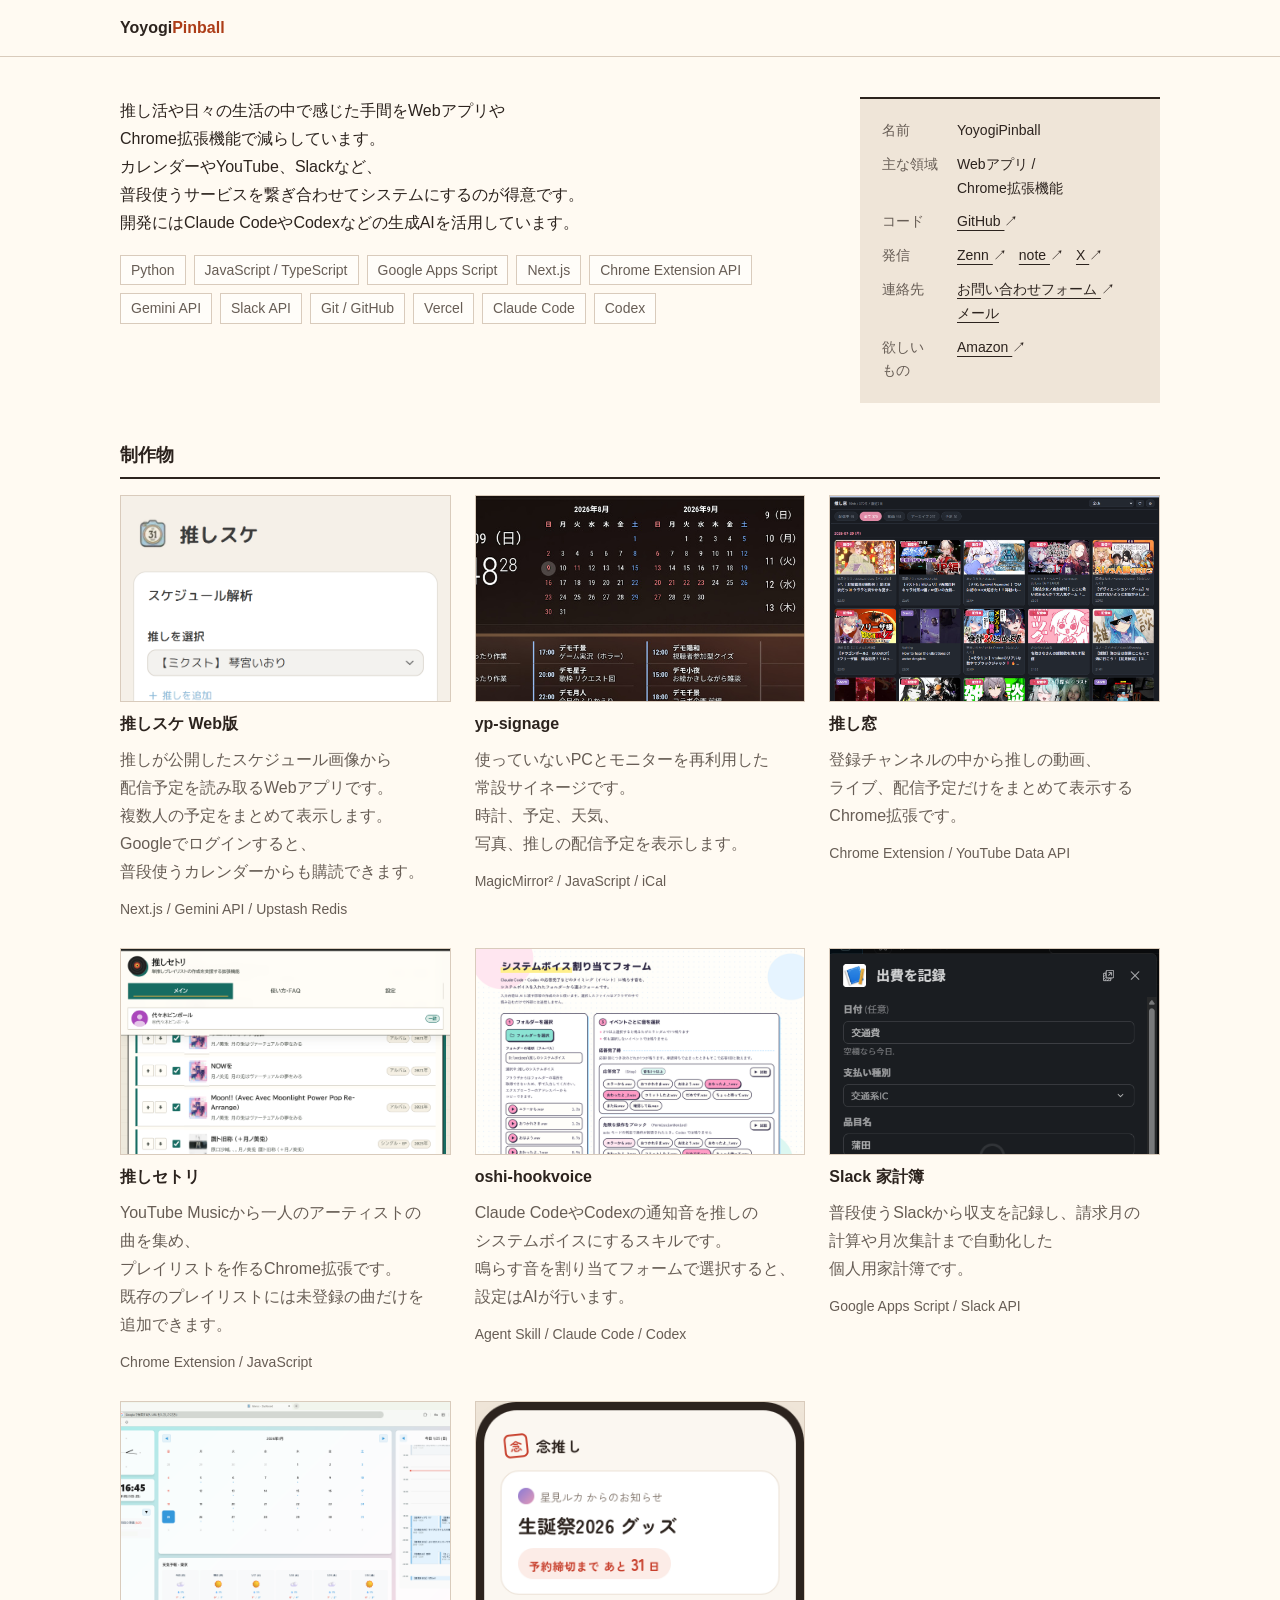
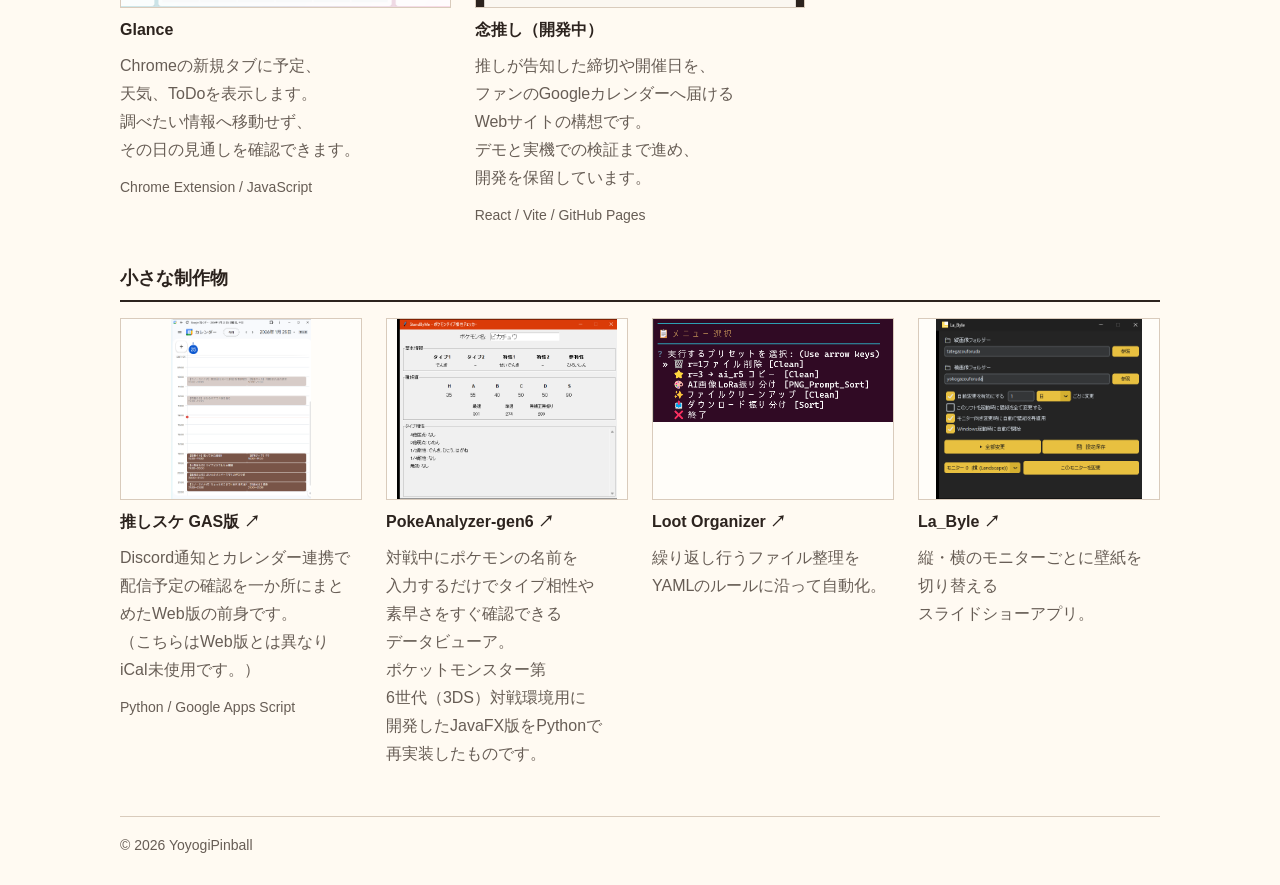
<file: index.html>
<!DOCTYPE html>
<html lang="ja">
<head>
    <meta charset="UTF-8">
    <meta name="viewport" content="width=device-width, initial-scale=1.0">
    <meta name="description" content="WebアプリやChrome拡張機能の個人開発。制作物と扱っている技術をまとめています。">
    <title>YoyogiPinball — ポートフォリオ</title>
    <meta property="og:title" content="YoyogiPinball — ポートフォリオ">
    <meta property="og:description" content="WebアプリやChrome拡張機能の個人開発。制作物と扱っている技術をまとめています。">
    <meta property="og:type" content="website">
    <meta property="og:url" content="https://yoyogipinball.github.io/">
    <meta property="og:image" content="https://yoyogipinball.github.io/images/yp-signage/card.png">
    <meta name="twitter:card" content="summary_large_image">
    <link rel="icon" href="images/favicon.ico">
    <script async src="https://www.googletagmanager.com/gtag/js?id=G-75QL11ZYT2"></script>
    <script>window.dataLayer=window.dataLayer||[];function gtag(){dataLayer.push(arguments)}gtag('js',new Date());gtag('config','G-75QL11ZYT2');</script>
    <style>
        :root {
            --ink:#2c231e;
            --sub:#675d55;
            --paper:#fffaf2;
            --white:#fffdf9;
            --sand:#efe5d8;
            --line:#d9cbbc;
            --accent-dark:#ad3d18;
            --fs-body:16px;   /* 本文。デジタル庁デザインシステムの基準値 */
            --fs-sub:14px;    /* ラベル・技術名・キャプション。これ未満は使わない */
            --fs-h-sub:18px;  /* 本文より一段大きい小見出し */
            --lh-body:1.75;   /* 本文の行間。DADS の本文用で最も広い値 */
            /* 動きの値は Arc Library (MIT, Copyright (c) 2026 Elia Kuratli) の registry/motion-tokens.ts から。許諾表示の全文は styles/project-detail.css の先頭 */
            --motion-fast:160ms;
            --ease-standard:cubic-bezier(.22,1,.36,1);
        }
        * { box-sizing:border-box; }
        html { scroll-behavior:smooth; scroll-padding-top:72px; }
        body { margin:0; color:var(--ink); background:var(--paper); font-family:"Hiragino Kaku Gothic ProN","Yu Gothic",Meiryo,sans-serif; line-break:strict; overflow-wrap:break-word; }
        /* 改行は styles/project-detail.css と同じ規則。文節で折ってカタカナ語などを途中で割らず、最後の行を1〜2字だけにしない */
        h1, h2, h3 { text-wrap:balance; word-break:auto-phrase; }
        p, li, dt, dd, figcaption { text-wrap:pretty; word-break:auto-phrase; }
        .kana-word { word-break:keep-all; }
        .clause { display:inline-block; }
        .clause--long { display:inline; }
        img { display:block; width:100%; }
        a { color:inherit; }
        button, a { -webkit-tap-highlight-color:transparent; }
        .wrap { width:min(1040px, calc(100% - 40px)); margin-inline:auto; }
        .skip { position:absolute; top:-60px; left:16px; z-index:100; padding:10px 14px; color:white; background:var(--ink); }
        .skip:focus { top:12px; }
        .visually-hidden { position:absolute; width:1px; height:1px; overflow:hidden; clip:rect(0 0 0 0); white-space:nowrap; }

        .site-header { position:sticky; top:0; z-index:20; border-bottom:1px solid var(--line); background:rgba(255,250,242,.96); }
        .nav { display:flex; min-height:56px; align-items:center; justify-content:space-between; gap:20px; }
        .brand { font-size:var(--fs-body); font-weight:700; text-decoration:none; }
        .brand span { color:var(--accent-dark); }

        main { display:flex; flex-direction:column; gap:40px; padding-top:40px; }
        /* 自己紹介: 左に紹介文と技術、右に連絡先と発信先をまとめた欄。狭い画面では縦に積む */
        .intro { display:flex; flex-wrap:wrap; gap:28px 40px; align-items:flex-start; }
        .intro-text { flex:1 1 30em; min-width:0; }
        .lead { max-width:38em; font-size:var(--fs-body); line-height:var(--lh-body); }
        .lead p, .card .desc p { margin:0; }
        .lead + .lead { margin-top:10px; }
        .skills { display:flex; flex-wrap:wrap; gap:8px; margin:18px 0 0; padding:0; list-style:none; }
        .skills li { padding:3px 10px; border:1px solid var(--line); background:var(--white); color:var(--sub); font-size:var(--fs-sub); line-height:1.6; }
        .profile { flex:0 1 300px; min-width:0; padding:20px 22px; border-top:2px solid var(--ink); background:var(--sand); }
        .profile dl { display:grid; grid-template-columns:4.5em minmax(0,1fr); gap:10px 12px; margin:0; font-size:var(--fs-sub); line-height:1.7; }
        .profile dt { color:var(--sub); }
        .profile dd { margin:0; }
        .profile dd a { display:inline-block; margin-right:12px; text-underline-offset:4px; transition:color var(--motion-fast) var(--ease-standard); }
        .profile dd a:hover { color:var(--accent-dark); }

        .section-title { margin:0 0 16px; padding-bottom:10px; border-bottom:2px solid var(--ink); font-size:var(--fs-h-sub); }

        /* 制作物: 全件を同じ大きさのカードで並べる。カード全体が詳細ページへのリンク */
        .cards { display:grid; grid-template-columns:repeat(auto-fill, minmax(280px, 1fr)); gap:28px 24px; }
        .cards--small { grid-template-columns:repeat(auto-fill, minmax(220px, 1fr)); }
        .card { display:flex; flex-direction:column; gap:10px; min-width:0; text-decoration:none; }
        .card-img { aspect-ratio:16/10; overflow:hidden; border:1px solid var(--line); background:var(--sand); transition:border-color var(--motion-fast) var(--ease-standard); }
        .card-img img { height:100%; object-fit:cover; object-position:top; }
        .cards--small .card-img { aspect-ratio:4/3; }
        .cards--small .card-img img { object-fit:contain; background:var(--white); }
        .card h3 { margin:0; font-size:var(--fs-body); line-height:1.5; transition:color var(--motion-fast) var(--ease-standard); }
        .card p, .card .desc { margin:0; color:var(--sub); font-size:var(--fs-body); line-height:var(--lh-body); }
        .card .tech { margin-top:2px; font-size:var(--fs-sub); line-height:1.6; }
        .card:hover h3 { color:var(--accent-dark); text-decoration:underline; text-underline-offset:4px; }
        .card:hover .card-img { border-color:#a99888; }
        /* マウスのある端末でだけ動かす。タッチ端末では hover が押した後も残るため */
        @media (hover:hover) and (pointer:fine) {
            .profile dd a .ext-arrow { display:inline-block; transition:transform var(--motion-fast) var(--ease-standard); }
            .profile dd a:hover .ext-arrow { transform:translate(1px,-1px); }
            .cards .card { transition:transform var(--motion-fast) var(--ease-standard); }
            .cards .card:hover { transform:translateY(-2px); }
        }
        /* 押している間の反応。タップ時の既定ハイライトを消しているので、色と枠で即時に返す */
        :is(.card, .profile dd a):active { color:var(--ink); border-color:var(--accent-dark); background-color:var(--sand); transition-property:transform; }
        .card:active h3 { color:var(--ink); transition:none; }
        .card:active .card-img { border-color:var(--accent-dark); transition:none; }

        footer { margin-top:48px; padding:20px 0 32px; border-top:1px solid var(--line); color:var(--sub); font-size:var(--fs-sub); }
        :focus-visible { outline:3px solid var(--accent-dark); outline-offset:4px; }

        @media (max-width:820px) {
            .profile { flex-basis:100%; }
        }
        @media (max-width:620px) {
            .wrap { width:calc(100% - 32px); }
            main { padding-top:28px; gap:32px; }
        }
        @media (prefers-reduced-motion:reduce) {
            html { scroll-behavior:auto; }
            :is(.card, .card h3, .card-img, .profile dd a, .ext-arrow) { transition:none !important; transform:none !important; }
        }
    </style>
</head>
<body>
    <a class="skip" href="#main">本文へ移動</a>
    <header class="site-header">
        <nav class="nav wrap" aria-label="メインナビゲーション">
            <a class="brand" href="#top">Yoyogi<span>Pinball</span></a>
        </nav>
    </header>

    <main id="main" class="wrap">
        <section class="intro" id="top">
            <div class="intro-text">
                <h1 class="visually-hidden">YoyogiPinball</h1>
                <div class="lead"><p>推し活や日々の生活の中で感じた手間をWebアプリやChrome拡張機能で減らしています。</p><p>カレンダーやYouTube、Slackなど、普段使うサービスを繋ぎ合わせてシステムにするのが得意です。</p><p>開発にはClaude&nbsp;CodeやCodexなどの生成&#x2060;AIを活用しています。</p></div>
                <ul class="skills" aria-label="扱っている技術"><li>Python</li><li>JavaScript / TypeScript</li><li>Google Apps Script</li><li>Next.js</li><li>Chrome Extension API</li><li>Gemini API</li><li>Slack API</li><li>Git / GitHub</li><li>Vercel</li><li>Claude Code</li><li>Codex</li></ul>
            </div>
            <aside class="profile" id="contact" aria-label="プロフィールと連絡先">
                <dl>
                    <dt>名前</dt><dd>YoyogiPinball</dd>
                    <dt>主な領域</dt><dd>Webアプリ / Chrome拡張機能</dd>
                    <dt>コード</dt><dd><a href="https://github.com/YoyogiPinball">GitHub <span class="ext-arrow">↗</span></a></dd>
                    <dt>発信</dt><dd><a href="https://zenn.dev/elettrocannone">Zenn <span class="ext-arrow">↗</span></a><a href="https://note.com/elettrocannone">note <span class="ext-arrow">↗</span></a><a href="https://x.com/Yoyogi_Pinball">X <span class="ext-arrow">↗</span></a></dd>
                    <dt>連絡先</dt><dd><a href="https://docs.google.com/forms/d/e/1FAIpQLSc5_w_dLCIEvyE7xUxhwADu7VvCNUVRgpdDb4W5DjD-qGGImw/viewform">お問い合わせフォーム <span class="ext-arrow">↗</span></a><a href="mailto:k1kurosawa@gmail.com">メール</a></dd>
                    <dt>欲しいもの</dt><dd><a href="https://www.amazon.co.jp/hz/wishlist/ls/2H3OEAHLND5Y8">Amazon <span class="ext-arrow">↗</span></a></dd>
                </dl>
            </aside>
        </section>

        <section aria-labelledby="projects-title">
            <h2 class="section-title" id="projects-title">制作物</h2>
            <div class="cards">
                <a class="card" href="oshi-sche-webapp.html"><div class="card-img"><img src="images/oshi-sche-webapp/home.png" alt="推しスケ Web版のホーム画面"></div><h3>推しスケ Web版</h3><div class="desc"><p>推しが公開したスケジュール画像から配信予定を読み取るWebアプリです。</p><p>複数人の予定をまとめて表示します。</p><p>Googleでログインすると、普段使うカレンダーからも購読できます。</p></div><p class="tech">Next.js / Gemini API / Upstash Redis</p></a>
                <a class="card" href="yp-signage.html"><div class="card-img"><img src="images/yp-signage/card.png" alt="yp-signageの表示画面"></div><h3>yp-signage</h3><div class="desc"><p>使っていないPCとモニターを再利用した常設サイネージです。</p><p>時計、予定、天気、写真、推しの配信予定を表示します。</p></div><p class="tech">MagicMirror² / JavaScript / iCal</p></a>
                <a class="card" href="oshi-mado.html"><div class="card-img"><img src="images/oshi-mado/card.png" alt="推し窓の新着一覧画面"></div><h3>推し窓</h3><div class="desc"><p>登録チャンネルの中から推しの動画、ライブ、配信予定だけをまとめて表示するChrome拡張です。</p></div><p class="tech">Chrome Extension / YouTube Data API</p></a>
                <a class="card" href="oshi-setlist.html"><div class="card-img"><img src="images/oshi-setlist/search-results.png" alt="推しセトリの選曲画面"></div><h3>推しセトリ</h3><div class="desc"><p>YouTube Musicから一人のアーティストの曲を集め、プレイリストを作るChrome拡張です。</p><p>既存のプレイリストには未登録の曲だけを追加できます。</p></div><p class="tech">Chrome Extension / JavaScript</p></a>
                <a class="card" href="oshi-hookvoice.html"><div class="card-img"><img src="images/oshi-hookvoice/form.png" alt="oshi-hookvoiceの設定用フォーム"></div><h3>oshi-hookvoice</h3><div class="desc"><p>Claude CodeやCodexの通知音を推しのシステムボイスにするスキルです。</p><p>鳴らす音を割り当てフォームで選択すると、設定はAIが行います。</p></div><p class="tech">Agent Skill / Claude Code / Codex</p></a>
                <a class="card" href="kakeibo.html"><div class="card-img"><img src="images/kakeibo/slack-form.png" alt="Slack家計簿の入力画面"></div><h3>Slack 家計簿</h3><div class="desc"><p>普段使うSlackから収支を記録し、請求月の計算や月次集計まで自動化した個人用家計簿です。</p></div><p class="tech">Google Apps Script / Slack API</p></a>
                <a class="card" href="glance.html"><div class="card-img"><img src="images/glance_dashboard_v2.png" alt="Glanceのダッシュボード画面"></div><h3>Glance</h3><div class="desc"><p>Chromeの新規タブに予定、天気、ToDoを表示します。</p><p>調べたい情報へ移動せず、その日の見通しを確認できます。</p></div><p class="tech">Chrome Extension / JavaScript</p></a>
                <a class="card" href="nen-oshi.html"><div class="card-img"><img src="images/nen-oshi/receive.png" alt="念推しの受け取り画面"></div><h3>念推し（開発中）</h3><div class="desc"><p>推しが告知した締切や開催日を、ファンのGoogleカレンダーへ届けるWebサイトの構想です。</p><p>デモと実機での検証まで進め、開発を保留しています。</p></div><p class="tech">React / Vite / GitHub Pages</p></a>
            </div>
        </section>

        <section aria-labelledby="small-title">
            <h2 class="section-title" id="small-title">小さな制作物</h2>
            <div class="cards cards--small">
                <a class="card" href="https://github.com/YoyogiPinball/oshi-sche"><div class="card-img"><img src="images/oshi-sche.png" alt="推しスケ GAS版の画面"></div><h3>推しスケ GAS版 ↗</h3><div class="desc"><p>Discord通知とカレンダー連携で配信予定の確認を一か所にまとめたWeb版の前身です。</p><p>（こちらはWeb版とは異なりiCal未使用です。）</p></div><p class="tech">Python / Google Apps Script</p></a>
                <a class="card" href="https://github.com/YoyogiPinball/pokeanalyzer-gen6"><div class="card-img"><img src="images/pokeanalyzer.png" alt="PokeAnalyzer-gen6の画面"></div><h3>PokeAnalyzer-gen6 ↗</h3><div class="desc"><p>対戦中にポケモンの名前を入力するだけでタイプ相性や素早さをすぐ確認できるデータビューア。</p><p>ポケットモンスター第6世代（3DS）対戦環境用に開発したJavaFX版をPythonで再実装したものです。</p></div></a>
                <a class="card" href="https://github.com/YoyogiPinball/Loot_Organizer"><div class="card-img"><img src="images/loot_organizer.png" alt="Loot Organizerの画面"></div><h3>Loot Organizer ↗</h3><div class="desc"><p>繰り返し行うファイル整理をYAMLのルールに沿って自動化。</p></div></a>
                <a class="card" href="https://github.com/YoyogiPinball/La_Byle"><div class="card-img"><img src="images/La_Byle.png" alt="La Byleの画面"></div><h3>La_Byle ↗</h3><div class="desc"><p>縦・横のモニターごとに壁紙を切り替えるスライドショーアプリ。</p></div></a>
            </div>
        </section>
    </main>

    <footer class="wrap">© 2026 YoyogiPinball</footer>
    <script src="scripts/keep-kana.js" defer></script>
</body>
</html>
</file>
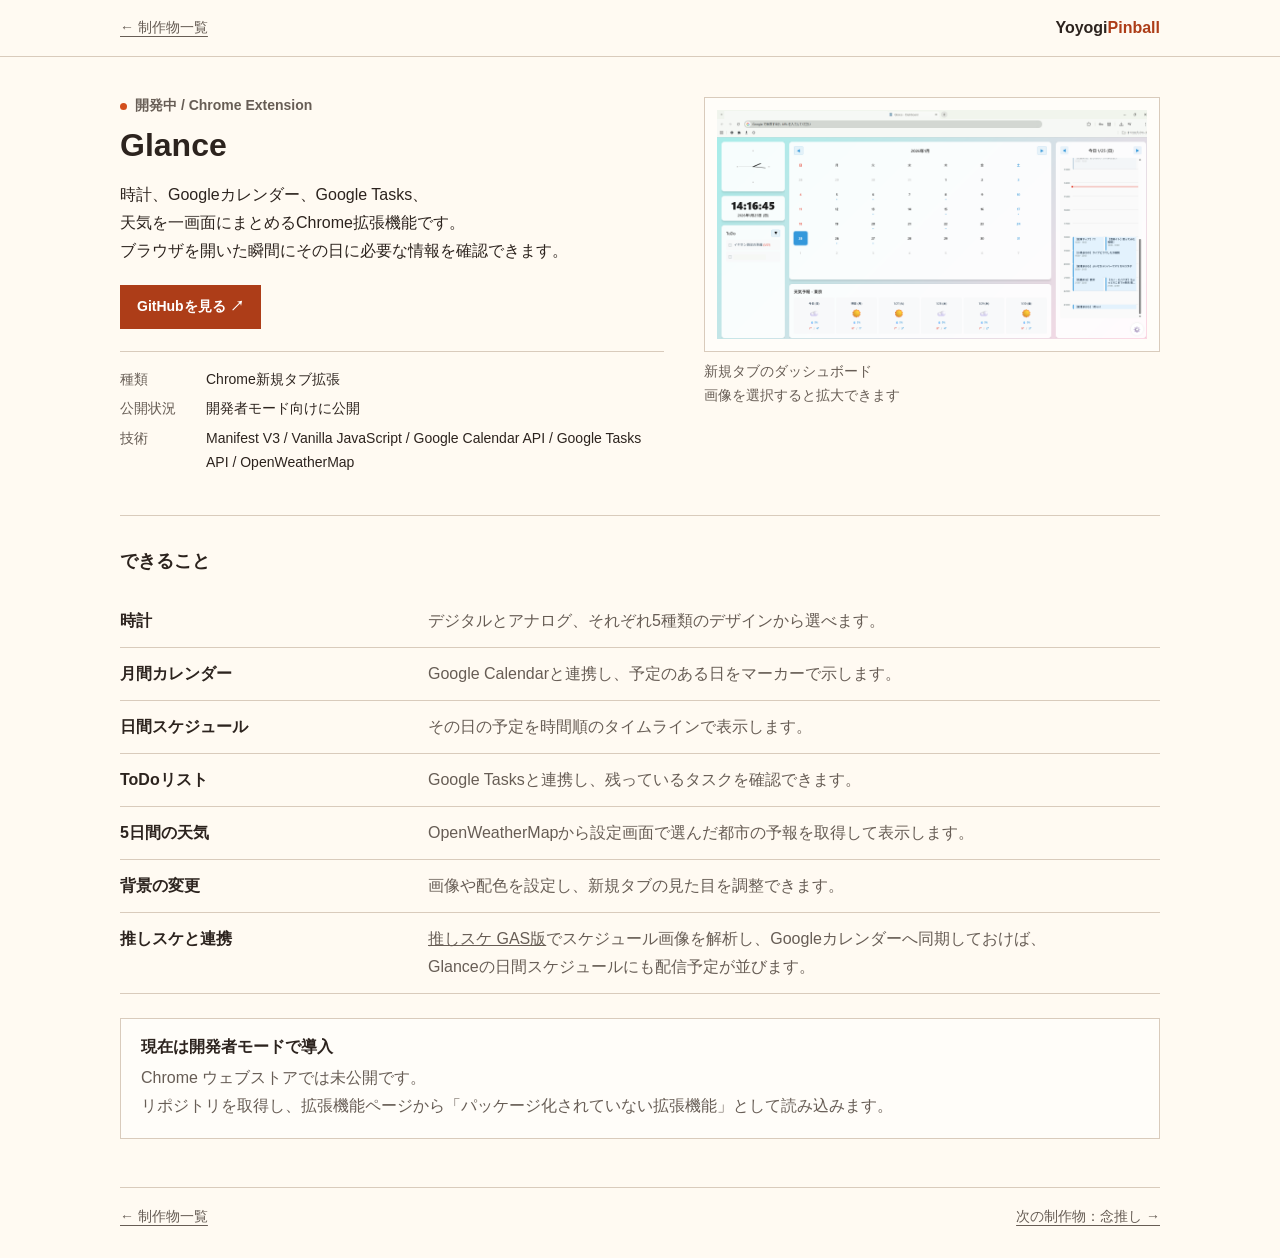
<file: glance.html>
<!DOCTYPE html>
<html lang="ja">
<head>
    <meta charset="UTF-8">
    <meta name="viewport" content="width=device-width, initial-scale=1.0">
    <meta name="description" content="Chromeの新規タブに時計、予定、ToDo、天気をまとめる個人用ダッシュボード拡張、Glanceの制作記録。">
    <title>Glance — YoyogiPinball</title>
    <link rel="stylesheet" href="styles/project-detail.css">
</head>
<body>
    <a class="skip" href="#main">本文へ移動</a>
    <header class="site-header"><nav class="nav wrap" aria-label="ページナビゲーション"><a class="back-link" href="index.html">← 制作物一覧</a><a class="brand" href="index.html">Yoyogi<span>Pinball</span></a></nav></header>

    <main id="main" class="wrap">
        <section class="hero">
            <div class="hero-copy">
                <p class="status status--dev">開発中 / Chrome Extension</p>
                <h1>Glance</h1>
                <div class="hero-description"><p>時計、Googleカレンダー、Google Tasks、天気を一画面にまとめるChrome拡張機能です。</p><p>ブラウザを開いた瞬間にその日に必要な情報を確認できます。</p></div>
                <div class="actions"><a class="button button-primary" href="https://github.com/YoyogiPinball/Glance">GitHubを見る ↗</a></div>
                <dl class="facts"><dt>種類</dt><dd>Chrome新規タブ拡張</dd><dt>公開状況</dt><dd>開発者モード向けに公開</dd><dt>技術</dt><dd>Manifest V3 / Vanilla JavaScript / Google Calendar API / Google Tasks API / OpenWeatherMap</dd></dl>
            </div>
            <figure class="hero-shot"><a class="frame zoom-button" href="images/glance_dashboard_v2.png" data-image="images/glance_dashboard_v2.png" aria-label="Glanceのダッシュボードを拡大"><img src="images/glance_dashboard_v2.png" alt="時計、カレンダー、予定、天気を表示したGlanceのダッシュボード"></a><figcaption class="image-note">新規タブのダッシュボード<span class="hint">画像を選択すると拡大できます</span></figcaption></figure>
        </section>

        <section class="section" aria-labelledby="features-title">
            <h2 id="features-title">できること</h2>
            <ul class="feature-list">
                <li><strong>時計</strong><div><p>デジタルとアナログ、それぞれ5種類のデザインから選べます。</p></div></li>
                <li><strong>月間カレンダー</strong><div><p>Google Calendarと連携し、予定のある日をマーカーで示します。</p></div></li>
                <li><strong>日間スケジュール</strong><div><p>その日の予定を時間順のタイムラインで表示します。</p></div></li>
                <li><strong>ToDoリスト</strong><div><p>Google Tasksと連携し、残っているタスクを確認できます。</p></div></li>
                <li><strong>5日間の天気</strong><div><p>OpenWeatherMapから設定画面で選んだ都市の予報を取得して表示します。</p></div></li>
                <li><strong>背景の変更</strong><div><p>画像や配色を設定し、新規タブの見た目を調整できます。</p></div></li>
                <li><strong>推しスケと連携</strong><div><p><a href="https://github.com/YoyogiPinball/oshi-sche">推しスケ GAS版</a>でスケジュール画像を解析し、Googleカレンダーへ同期しておけば、Glanceの日間スケジュールにも配信予定が並びます。</p></div></li>
            </ul>
            <aside class="note"><h3>現在は開発者モードで導入</h3><p>Chrome ウェブストアでは未公開です。</p><p>リポジトリを取得し、拡張機能ページから「パッケージ化されていない拡張機能」として読み込みます。</p></aside>
        </section>
    </main>

    <footer class="wrap"><a href="index.html">← 制作物一覧</a><a href="nen-oshi.html">次の制作物：念推し →</a></footer>
    <dialog class="image-dialog" id="image-dialog" aria-label="スクリーンショット拡大表示"><div class="dialog-head"><button class="dialog-close" type="button" aria-label="拡大表示を閉じる">閉じる</button></div><img id="dialog-image" src="[data-uri]" alt=""></dialog>
    <script src="scripts/image-dialog.js"></script>
    <script src="scripts/keep-kana.js" defer></script>
</body>
</html>
</file>
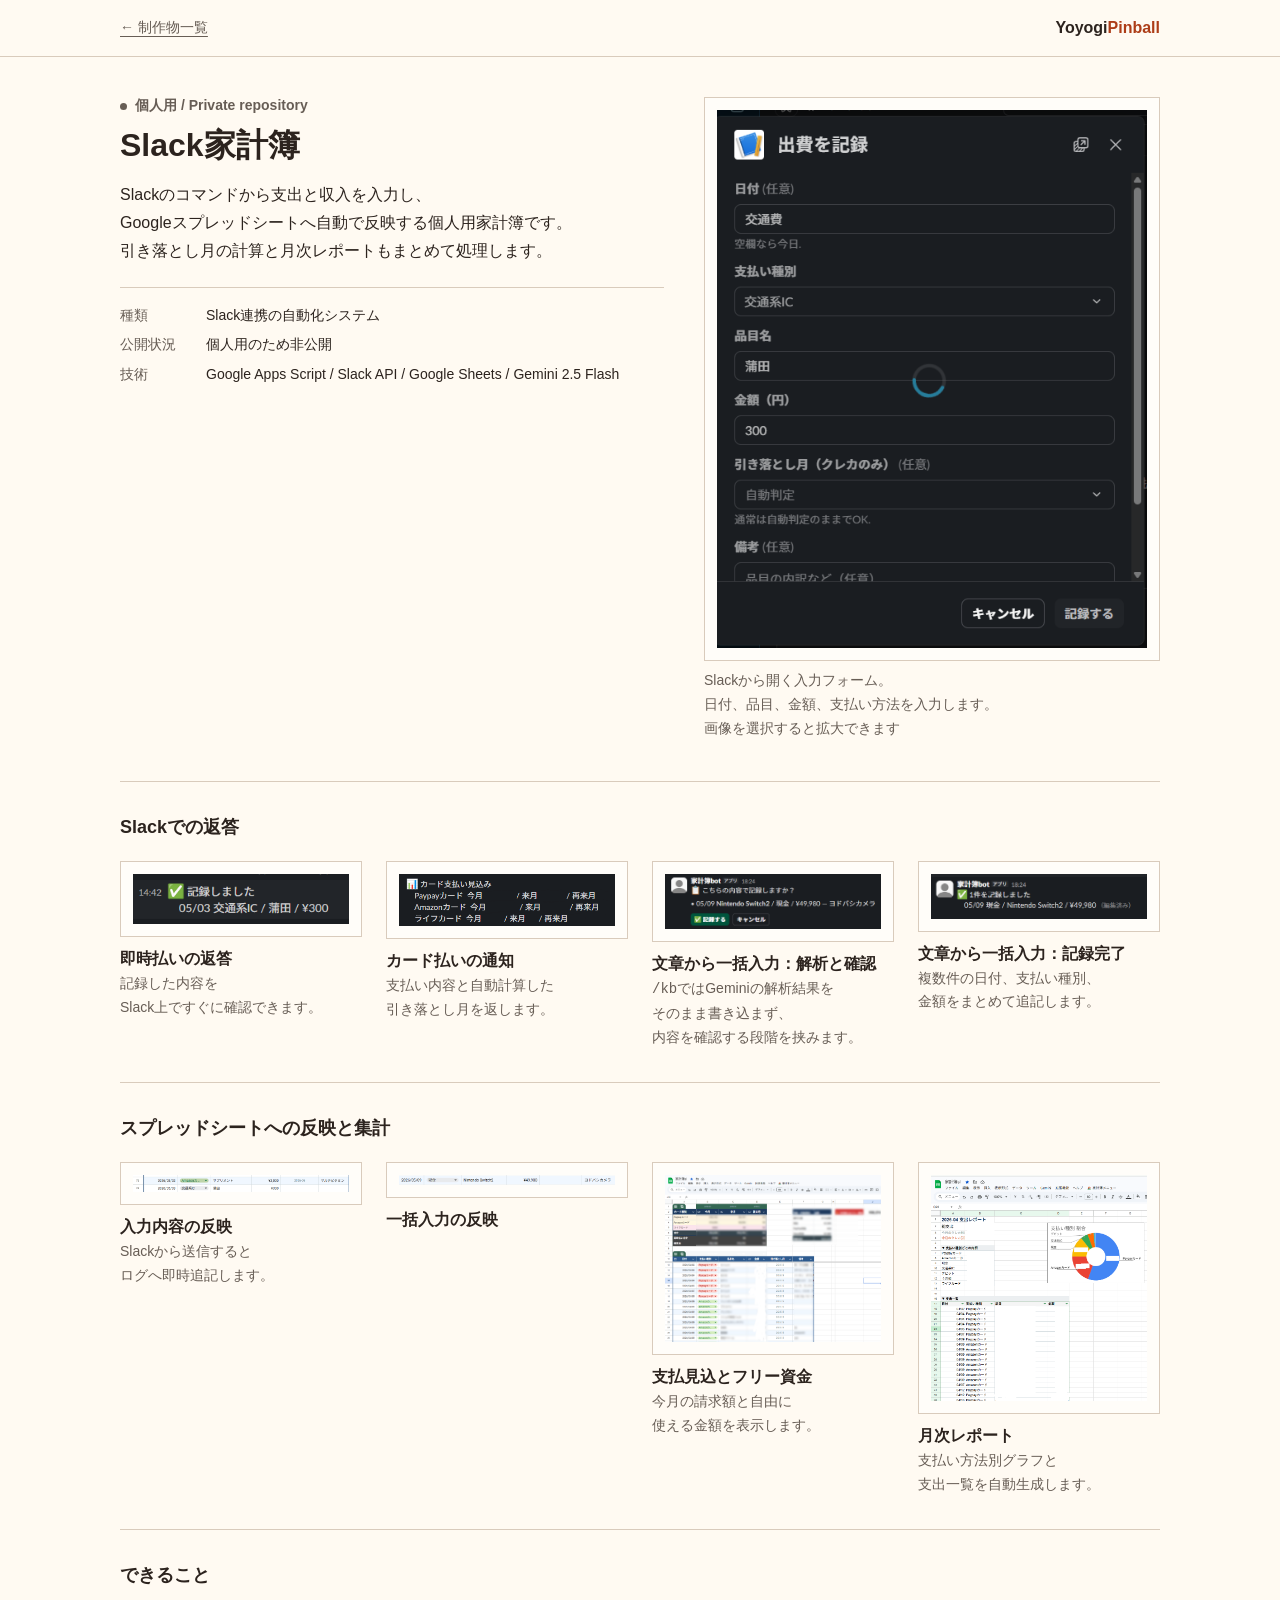
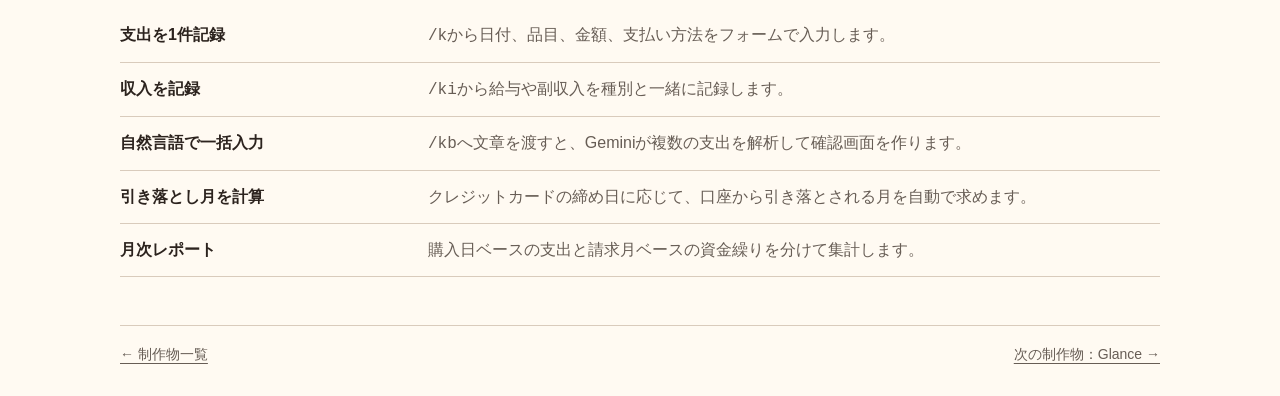
<file: kakeibo.html>
<!DOCTYPE html>
<html lang="ja">
<head>
    <meta charset="UTF-8">
    <meta name="viewport" content="width=device-width, initial-scale=1.0">
    <meta name="description" content="SlackからGoogleスプレッドシートへ支出と収入を記録し、月次レポートまで自動化する個人用家計簿の制作記録。">
    <title>Slack 家計簿 — YoyogiPinball</title>
    <link rel="stylesheet" href="styles/project-detail.css">
</head>
<body>
    <a class="skip" href="#main">本文へ移動</a>
    <header class="site-header"><nav class="nav wrap" aria-label="ページナビゲーション"><a class="back-link" href="index.html">← 制作物一覧</a><a class="brand" href="index.html">Yoyogi<span>Pinball</span></a></nav></header>

    <main id="main" class="wrap">
        <section class="hero">
            <div class="hero-copy">
                <p class="status status--private">個人用 / Private repository</p>
                <h1>Slack家計簿</h1>
                <div class="hero-description"><p>Slackのコマンドから支出と収入を入力し、Googleスプレッドシートへ自動で反映する個人用家計簿です。</p><p>引き落とし月の計算と月次レポートもまとめて処理します。</p></div>
                <dl class="facts"><dt>種類</dt><dd>Slack連携の自動化システム</dd><dt>公開状況</dt><dd>個人用のため非公開</dd><dt>技術</dt><dd>Google Apps Script / Slack API / Google Sheets / Gemini 2.5 Flash</dd></dl>
            </div>
            <figure class="hero-shot"><a class="frame zoom-button" href="images/kakeibo/slack-form.png" data-image="images/kakeibo/slack-form.png" aria-label="Slack家計簿の入力画面を拡大"><img src="images/kakeibo/slack-form.png" alt="Slack家計簿の支出入力フォーム"></a><figcaption class="image-note"><p>Slackから開く入力フォーム。</p><p>日付、品目、金額、支払い方法を入力します。</p><span class="hint">画像を選択すると拡大できます</span></figcaption></figure>
        </section>

        <section class="section" aria-labelledby="slack-title">
            <h2 id="slack-title">Slackでの返答</h2>
            <div class="gallery gallery--compact">
                <figure class="shot"><a class="frame zoom-button" href="images/kakeibo/slack-ic-response.png" data-image="images/kakeibo/slack-ic-response.png" aria-label="即時払いの返答を拡大"><img src="images/kakeibo/slack-ic-response.png" alt="交通系ICなど即時払いを記録した返答"></a><figcaption><strong>即時払いの返答</strong><p>記録した内容をSlack上ですぐに確認できます。</p></figcaption></figure>
                <figure class="shot"><a class="frame zoom-button" href="images/kakeibo/slack-card-message.png" data-image="images/kakeibo/slack-card-message.png" aria-label="カード払いの通知を拡大"><img src="images/kakeibo/slack-card-message.png" alt="カード払いの引き落とし月を示す通知"></a><figcaption><strong>カード払いの通知</strong><p>支払い内容と自動計算した引き落とし月を返します。</p></figcaption></figure>
                <figure class="shot"><a class="frame zoom-button" href="images/kakeibo/kb_kirokusuruyo.png" data-image="images/kakeibo/kb_kirokusuruyo.png" aria-label="Gemini解析結果を拡大"><img src="images/kakeibo/kb_kirokusuruyo.png" alt="Geminiが解析した支出の確認画面"></a><figcaption><strong>文章から一括入力：解析と確認</strong><p><code>/kb</code>ではGeminiの解析結果をそのまま書き込まず、内容を確認する段階を挟みます。</p></figcaption></figure>
                <figure class="shot"><a class="frame zoom-button" href="images/kakeibo/kb_kirokusitayo.png" data-image="images/kakeibo/kb_kirokusitayo.png" aria-label="記録完了メッセージを拡大"><img src="images/kakeibo/kb_kirokusitayo.png" alt="Slack家計簿の記録完了メッセージ"></a><figcaption><strong>文章から一括入力：記録完了</strong><p>複数件の日付、支払い種別、金額をまとめて追記します。</p></figcaption></figure>
            </div>
        </section>

        <section class="section" aria-labelledby="sheet-title">
            <h2 id="sheet-title">スプレッドシートへの反映と集計</h2>
            <div class="gallery gallery--compact">
                <figure class="shot"><a class="frame zoom-button" href="images/kakeibo/spreadsheet-entry.png" data-image="images/kakeibo/spreadsheet-entry.png" aria-label="入力内容の反映を拡大"><img src="images/kakeibo/spreadsheet-entry.png" alt="スプレッドシートへ反映された入力内容"></a><figcaption><strong>入力内容の反映</strong><p>Slackから送信するとログへ即時追記します。</p></figcaption></figure>
                <figure class="shot"><a class="frame zoom-button" href="images/kakeibo/kb_kirokusareteruyo.png" data-image="images/kakeibo/kb_kirokusareteruyo.png" aria-label="スプレッドシート反映を拡大"><img src="images/kakeibo/kb_kirokusareteruyo.png" alt="支出がスプレッドシートへ反映された画面"></a><figcaption><strong>一括入力の反映</strong></figcaption></figure>
                <figure class="shot"><a class="frame zoom-button" href="images/kakeibo/spreadsheet-log.png" data-image="images/kakeibo/spreadsheet-log.png" aria-label="支払見込シートを拡大"><img src="images/kakeibo/spreadsheet-log.png" alt="引き落とし見込とフリー資金の集計"></a><figcaption><strong>支払見込とフリー資金</strong><p>今月の請求額と自由に使える金額を表示します。</p></figcaption></figure>
                <figure class="shot"><a class="frame zoom-button" href="images/kakeibo/spreadsheet-monthly.png" data-image="images/kakeibo/spreadsheet-monthly.png" aria-label="月次レポートを拡大"><img src="images/kakeibo/spreadsheet-monthly.png" alt="支払い方法別グラフを含む月次レポート"></a><figcaption><strong>月次レポート</strong><p>支払い方法別グラフと支出一覧を自動生成します。</p></figcaption></figure>
            </div>
        </section>

        <section class="section" aria-labelledby="features-title">
            <h2 id="features-title">できること</h2>
            <ul class="feature-list">
                <li><strong>支出を1件記録</strong><div><p><code>/k</code>から日付、品目、金額、支払い方法をフォームで入力します。</p></div></li>
                <li><strong>収入を記録</strong><div><p><code>/ki</code>から給与や副収入を種別と一緒に記録します。</p></div></li>
                <li><strong>自然言語で一括入力</strong><div><p><code>/kb</code>へ文章を渡すと、Geminiが複数の支出を解析して確認画面を作ります。</p></div></li>
                <li><strong>引き落とし月を計算</strong><div><p>クレジットカードの締め日に応じて、口座から引き落とされる月を自動で求めます。</p></div></li>
                <li><strong>月次レポート</strong><div><p>購入日ベースの支出と請求月ベースの資金繰りを分けて集計します。</p></div></li>
            </ul>
        </section>
    </main>

    <footer class="wrap"><a href="index.html">← 制作物一覧</a><a href="glance.html">次の制作物：Glance →</a></footer>
    <dialog class="image-dialog" id="image-dialog" aria-label="スクリーンショット拡大表示"><div class="dialog-head"><button class="dialog-close" type="button" aria-label="拡大表示を閉じる">閉じる</button></div><img id="dialog-image" src="[data-uri]" alt=""></dialog>
    <script src="scripts/image-dialog.js"></script>
    <script src="scripts/keep-kana.js" defer></script>
</body>
</html>
</file>
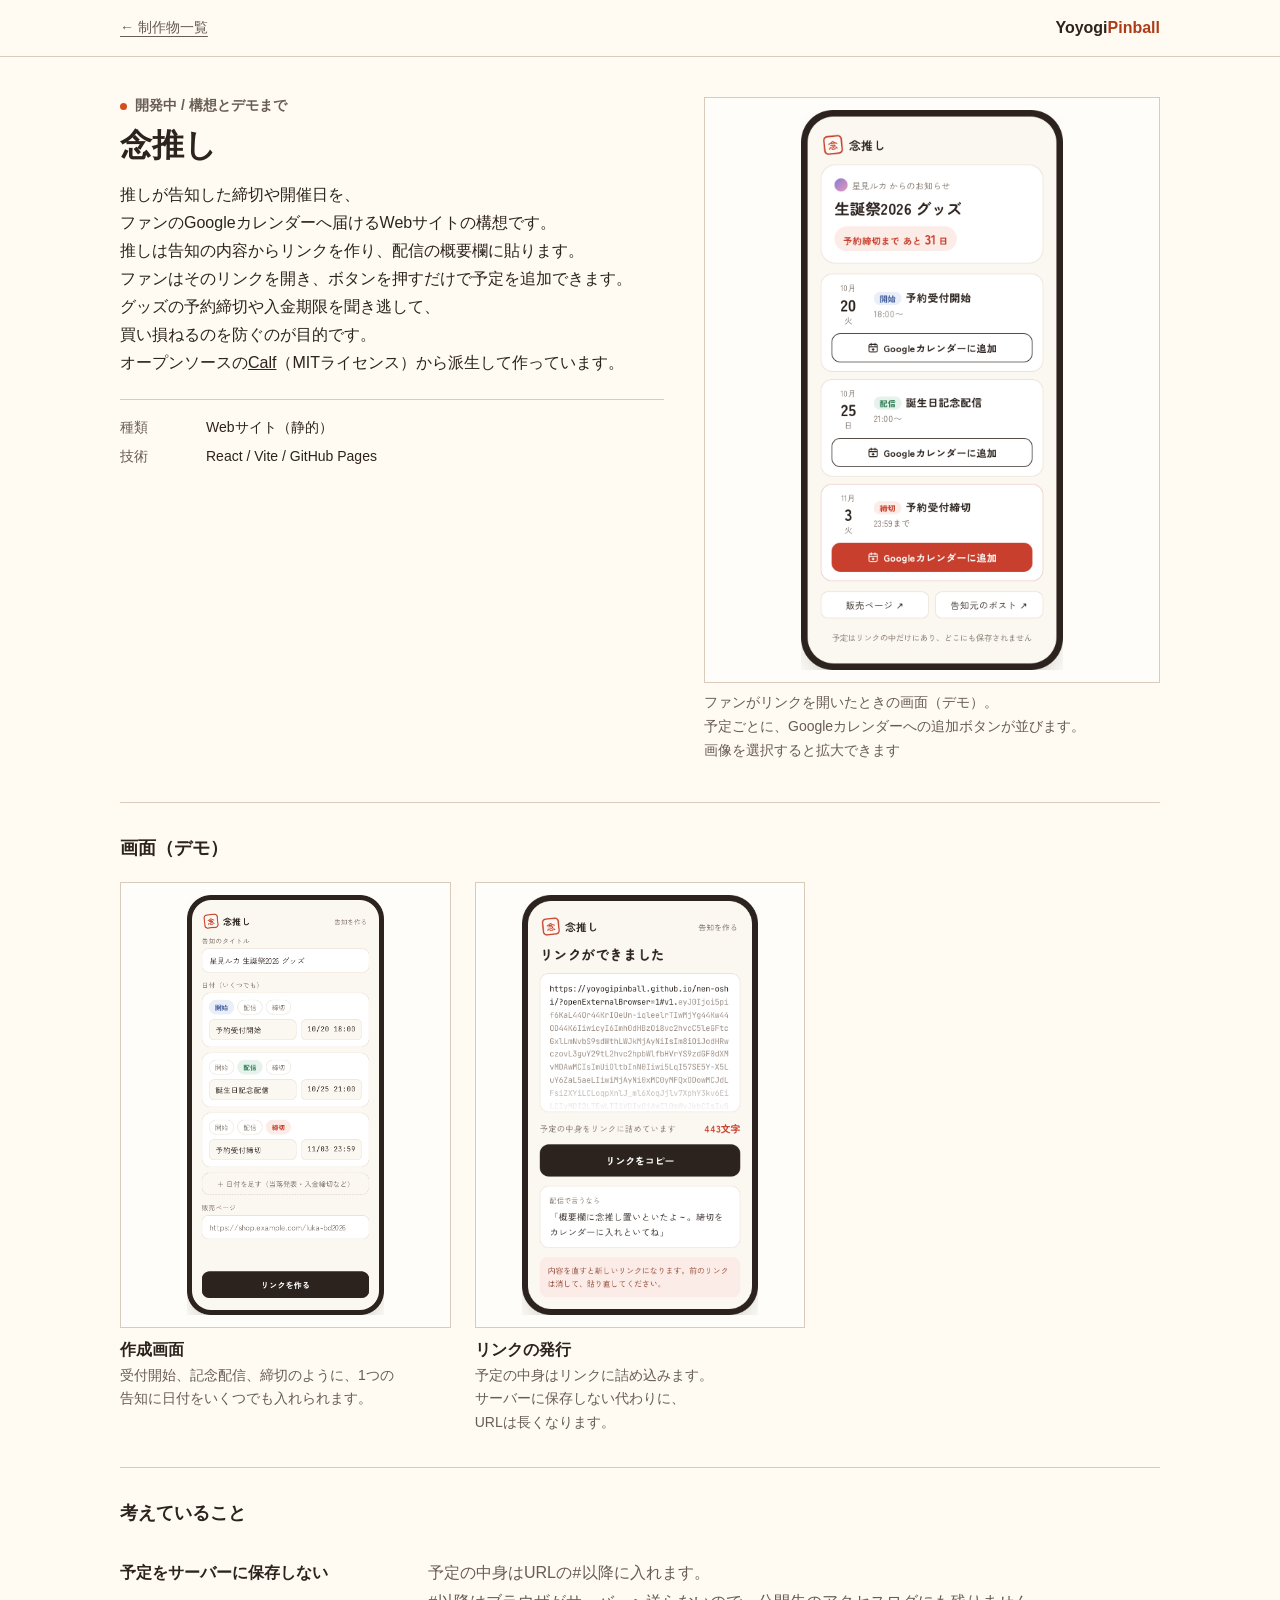
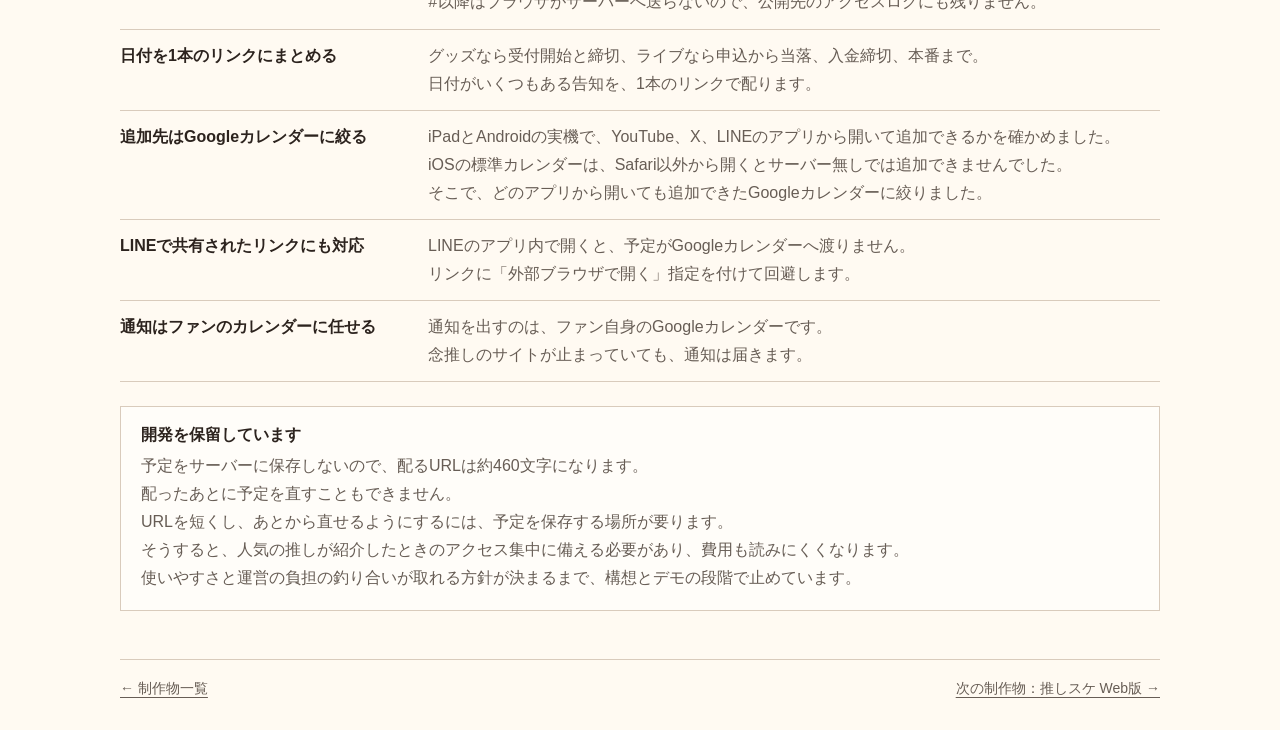
<file: nen-oshi.html>
<!DOCTYPE html>
<html lang="ja">
<head>
    <meta charset="UTF-8">
    <meta name="viewport" content="width=device-width, initial-scale=1.0">
    <meta name="description" content="推しが告知した締切や開催日を、ファンのGoogleカレンダーへ届けるWebサイト「念推し」の構想と検証の記録。">
    <title>念推し — YoyogiPinball</title>
    <link rel="stylesheet" href="styles/project-detail.css">
</head>
<body>
    <a class="skip" href="#main">本文へ移動</a>
    <header class="site-header"><nav class="nav wrap" aria-label="ページナビゲーション"><a class="back-link" href="index.html">← 制作物一覧</a><a class="brand" href="index.html">Yoyogi<span>Pinball</span></a></nav></header>

    <main id="main" class="wrap">
        <section class="hero">
            <div class="hero-copy">
                <p class="status status--dev">開発中 / 構想とデモまで</p>
                <h1>念推し</h1>
                <div class="hero-description"><p>推しが告知した締切や開催日を、ファンのGoogleカレンダーへ届けるWebサイトの構想です。</p><p>推しは告知の内容からリンクを作り、配信の概要欄に貼ります。</p><p>ファンはそのリンクを開き、ボタンを押すだけで予定を追加できます。</p><p>グッズの予約締切や入金期限を聞き逃して、買い損ねるのを防ぐのが目的です。</p><p>オープンソースの<a href="https://github.com/omid/calf">Calf</a>（MITライセンス）から派生して作っています。</p></div>
                <dl class="facts"><dt>種類</dt><dd>Webサイト（静的）</dd><dt>技術</dt><dd>React / Vite / GitHub Pages</dd></dl>
            </div>
            <figure class="hero-shot"><a class="frame zoom-button" href="images/nen-oshi/receive.png" data-image="images/nen-oshi/receive.png" aria-label="念推しの受け取り画面を拡大"><img src="images/nen-oshi/receive.png" alt="念推しの受け取り画面。告知のタイトル、締切までの日数、予定ごとのGoogleカレンダー追加ボタンが並ぶ"></a><figcaption class="image-note"><p>ファンがリンクを開いたときの画面（デモ）。</p><p>予定ごとに、Googleカレンダーへの追加ボタンが並びます。</p><span class="hint">画像を選択すると拡大できます</span></figcaption></figure>
        </section>

        <section class="section" aria-labelledby="screens-title">
            <h2 id="screens-title">画面（デモ）</h2>
            <div class="gallery">
                <figure class="shot"><a class="frame zoom-button" href="images/nen-oshi/create.png" data-image="images/nen-oshi/create.png" aria-label="作成画面を拡大"><img src="images/nen-oshi/create.png" alt="念推しの作成画面。告知のタイトルと、種類つきの日付を複数入力する"></a><figcaption><strong>作成画面</strong><p>受付開始、記念配信、締切のように、1つの告知に日付をいくつでも入れられます。</p></figcaption></figure>
                <figure class="shot"><a class="frame zoom-button" href="images/nen-oshi/link.png" data-image="images/nen-oshi/link.png" aria-label="リンクの発行画面を拡大"><img src="images/nen-oshi/link.png" alt="念推しのリンク発行画面。予定の中身を詰め込んだ長いURLが表示される"></a><figcaption><strong>リンクの発行</strong><p>予定の中身はリンクに詰め込みます。</p><p>サーバーに保存しない代わりに、URLは長くなります。</p></figcaption></figure>
            </div>
        </section>

        <section class="section" aria-labelledby="features-title">
            <h2 id="features-title">考えていること</h2>
            <ul class="feature-list">
                <li><strong>予定をサーバーに保存しない</strong><div><p>予定の中身はURLの<code>#</code>以降に入れます。</p><p><code>#</code>以降はブラウザがサーバーへ送らないので、公開先のアクセスログにも残りません。</p></div></li>
                <li><strong>日付を1本のリンクにまとめる</strong><div><p>グッズなら受付開始と締切、ライブなら申込から当落、入金締切、本番まで。</p><p>日付がいくつもある告知を、1本のリンクで配ります。</p></div></li>
                <li><strong>追加先はGoogleカレンダーに絞る</strong><div><p>iPadとAndroidの実機で、YouTube、X、LINEのアプリから開いて追加できるかを確かめました。</p><p>iOSの標準カレンダーは、Safari以外から開くとサーバー無しでは追加できませんでした。</p><p>そこで、どのアプリから開いても追加できたGoogleカレンダーに絞りました。</p></div></li>
                <li><strong>LINEで共有されたリンクにも対応</strong><div><p>LINEのアプリ内で開くと、予定がGoogleカレンダーへ渡りません。</p><p>リンクに「外部ブラウザで開く」指定を付けて回避します。</p></div></li>
                <li><strong>通知はファンのカレンダーに任せる</strong><div><p>通知を出すのは、ファン自身のGoogleカレンダーです。</p><p>念推しのサイトが止まっていても、通知は届きます。</p></div></li>
            </ul>
            <aside class="note"><h3>開発を保留しています</h3><p>予定をサーバーに保存しないので、配るURLは約460文字になります。</p><p>配ったあとに予定を直すこともできません。</p><p>URLを短くし、あとから直せるようにするには、予定を保存する場所が要ります。</p><p>そうすると、人気の推しが紹介したときのアクセス集中に備える必要があり、費用も読みにくくなります。</p><p>使いやすさと運営の負担の釣り合いが取れる方針が決まるまで、構想とデモの段階で止めています。</p></aside>
        </section>
    </main>

    <footer class="wrap"><a href="index.html">← 制作物一覧</a><a href="oshi-sche-webapp.html">次の制作物：推しスケ Web版 →</a></footer>
    <dialog class="image-dialog" id="image-dialog" aria-label="スクリーンショット拡大表示"><div class="dialog-head"><button class="dialog-close" type="button" aria-label="拡大表示を閉じる">閉じる</button></div><img id="dialog-image" src="[data-uri]" alt=""></dialog>
    <script src="scripts/image-dialog.js"></script>
    <script src="scripts/keep-kana.js" defer></script>
</body>
</html>
</file>
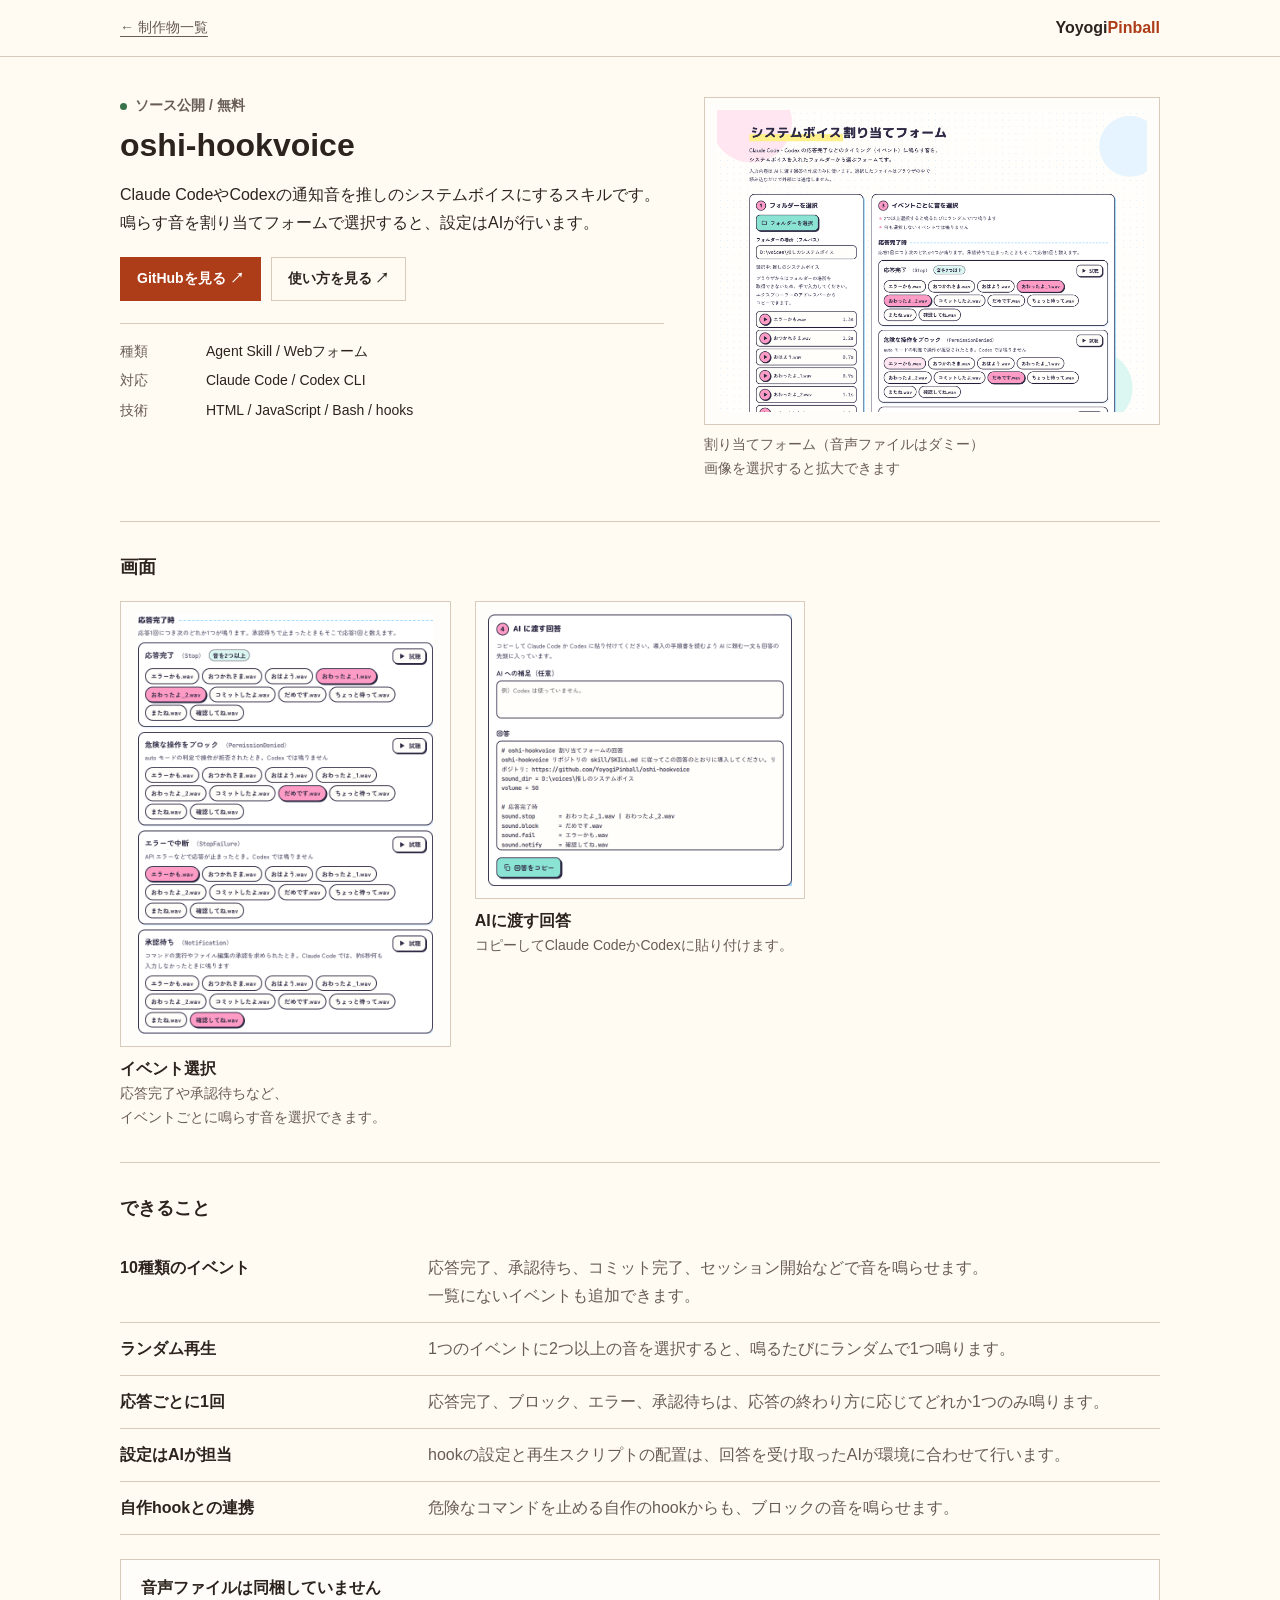
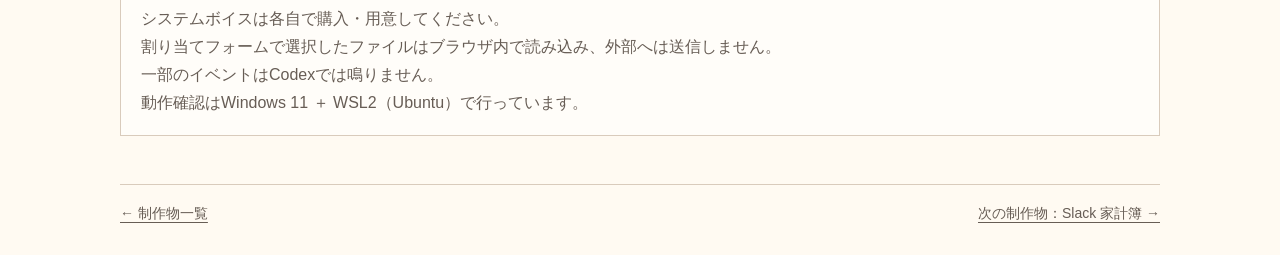
<file: oshi-hookvoice.html>
<!DOCTYPE html>
<html lang="ja">
<head>
    <meta charset="UTF-8">
    <meta name="viewport" content="width=device-width, initial-scale=1.0">
    <meta name="description" content="Claude CodeやCodexの通知音を推しのシステムボイスにするスキル、oshi-hookvoiceの制作記録。">
    <title>oshi-hookvoice — YoyogiPinball</title>
    <link rel="stylesheet" href="styles/project-detail.css">
</head>
<body>
    <a class="skip" href="#main">本文へ移動</a>
    <header class="site-header"><nav class="nav wrap" aria-label="ページナビゲーション"><a class="back-link" href="index.html">← 制作物一覧</a><a class="brand" href="index.html">Yoyogi<span>Pinball</span></a></nav></header>

    <main id="main" class="wrap">
        <section class="hero">
            <div class="hero-copy">
                <p class="status">ソース公開 / 無料</p>
                <h1>oshi-hookvoice</h1>
                <div class="hero-description"><p>Claude CodeやCodexの通知音を推しのシステムボイスにするスキルです。</p><p>鳴らす音を割り当てフォームで選択すると、設定はAIが行います。</p></div>
                <div class="actions"><a class="button button-primary" href="https://github.com/YoyogiPinball/oshi-hookvoice">GitHubを見る ↗</a><a class="button" href="https://github.com/YoyogiPinball/oshi-hookvoice#使い方">使い方を見る ↗</a></div>
                <dl class="facts"><dt>種類</dt><dd>Agent Skill / Webフォーム</dd><dt>対応</dt><dd>Claude Code / Codex CLI</dd><dt>技術</dt><dd>HTML / JavaScript / Bash / hooks</dd></dl>
            </div>
            <figure class="hero-shot"><a class="frame zoom-button" href="images/oshi-hookvoice/form.png" data-image="images/oshi-hookvoice/form.png" aria-label="割り当てフォームを拡大"><img src="images/oshi-hookvoice/form.png" alt="oshi-hookvoiceの割り当てフォーム"></a><figcaption class="image-note">割り当てフォーム（音声ファイルはダミー）<span class="hint">画像を選択すると拡大できます</span></figcaption></figure>
        </section>

        <section class="section" aria-labelledby="screens-title">
            <h2 id="screens-title">画面</h2>
            <div class="gallery">
                <figure class="shot"><a class="frame zoom-button" href="images/oshi-hookvoice/events.png" data-image="images/oshi-hookvoice/events.png" aria-label="イベント選択を拡大"><img src="images/oshi-hookvoice/events.png" alt="イベントごとに音を選択する画面"></a><figcaption><strong>イベント選択</strong><p>応答完了や承認待ちなど、イベントごとに鳴らす音を選択できます。</p></figcaption></figure>
                <figure class="shot"><a class="frame zoom-button" href="images/oshi-hookvoice/output.png" data-image="images/oshi-hookvoice/output.png" aria-label="AIに渡す回答を拡大"><img src="images/oshi-hookvoice/output.png" alt="AIに渡す回答の画面"></a><figcaption><strong>AIに渡す回答</strong><p>コピーしてClaude CodeかCodexに貼り付けます。</p></figcaption></figure>
            </div>
        </section>

        <section class="section" aria-labelledby="features-title">
            <h2 id="features-title">できること</h2>
            <ul class="feature-list">
                <li><strong>10種類のイベント</strong><div><p>応答完了、承認待ち、コミット完了、セッション開始などで音を鳴らせます。</p><p>一覧にないイベントも追加できます。</p></div></li>
                <li><strong>ランダム再生</strong><div><p>1つのイベントに2つ以上の音を選択すると、鳴るたびにランダムで1つ鳴ります。</p></div></li>
                <li><strong>応答ごとに1回</strong><div><p>応答完了、ブロック、エラー、承認待ちは、応答の終わり方に応じてどれか1つのみ鳴ります。</p></div></li>
                <li><strong>設定はAIが担当</strong><div><p>hookの設定と再生スクリプトの配置は、回答を受け取ったAIが環境に合わせて行います。</p></div></li>
                <li><strong>自作hookとの連携</strong><div><p>危険なコマンドを止める自作のhookからも、ブロックの音を鳴らせます。</p></div></li>
            </ul>
            <aside class="note"><h3>音声ファイルは同梱していません</h3><p>システムボイスは各自で購入・用意してください。</p><p>割り当てフォームで選択したファイルはブラウザ内で読み込み、外部へは送信しません。</p><p>一部のイベントはCodexでは鳴りません。</p><p>動作確認はWindows 11 ＋ WSL2（Ubuntu）で行っています。</p></aside>
        </section>
    </main>

    <footer class="wrap"><a href="index.html">← 制作物一覧</a><a href="kakeibo.html">次の制作物：Slack 家計簿 →</a></footer>
    <dialog class="image-dialog" id="image-dialog" aria-label="スクリーンショット拡大表示"><div class="dialog-head"><button class="dialog-close" type="button" aria-label="拡大表示を閉じる">閉じる</button></div><img id="dialog-image" src="[data-uri]" alt=""></dialog>
    <script src="scripts/image-dialog.js"></script>
    <script src="scripts/keep-kana.js" defer></script>
</body>
</html>
</file>
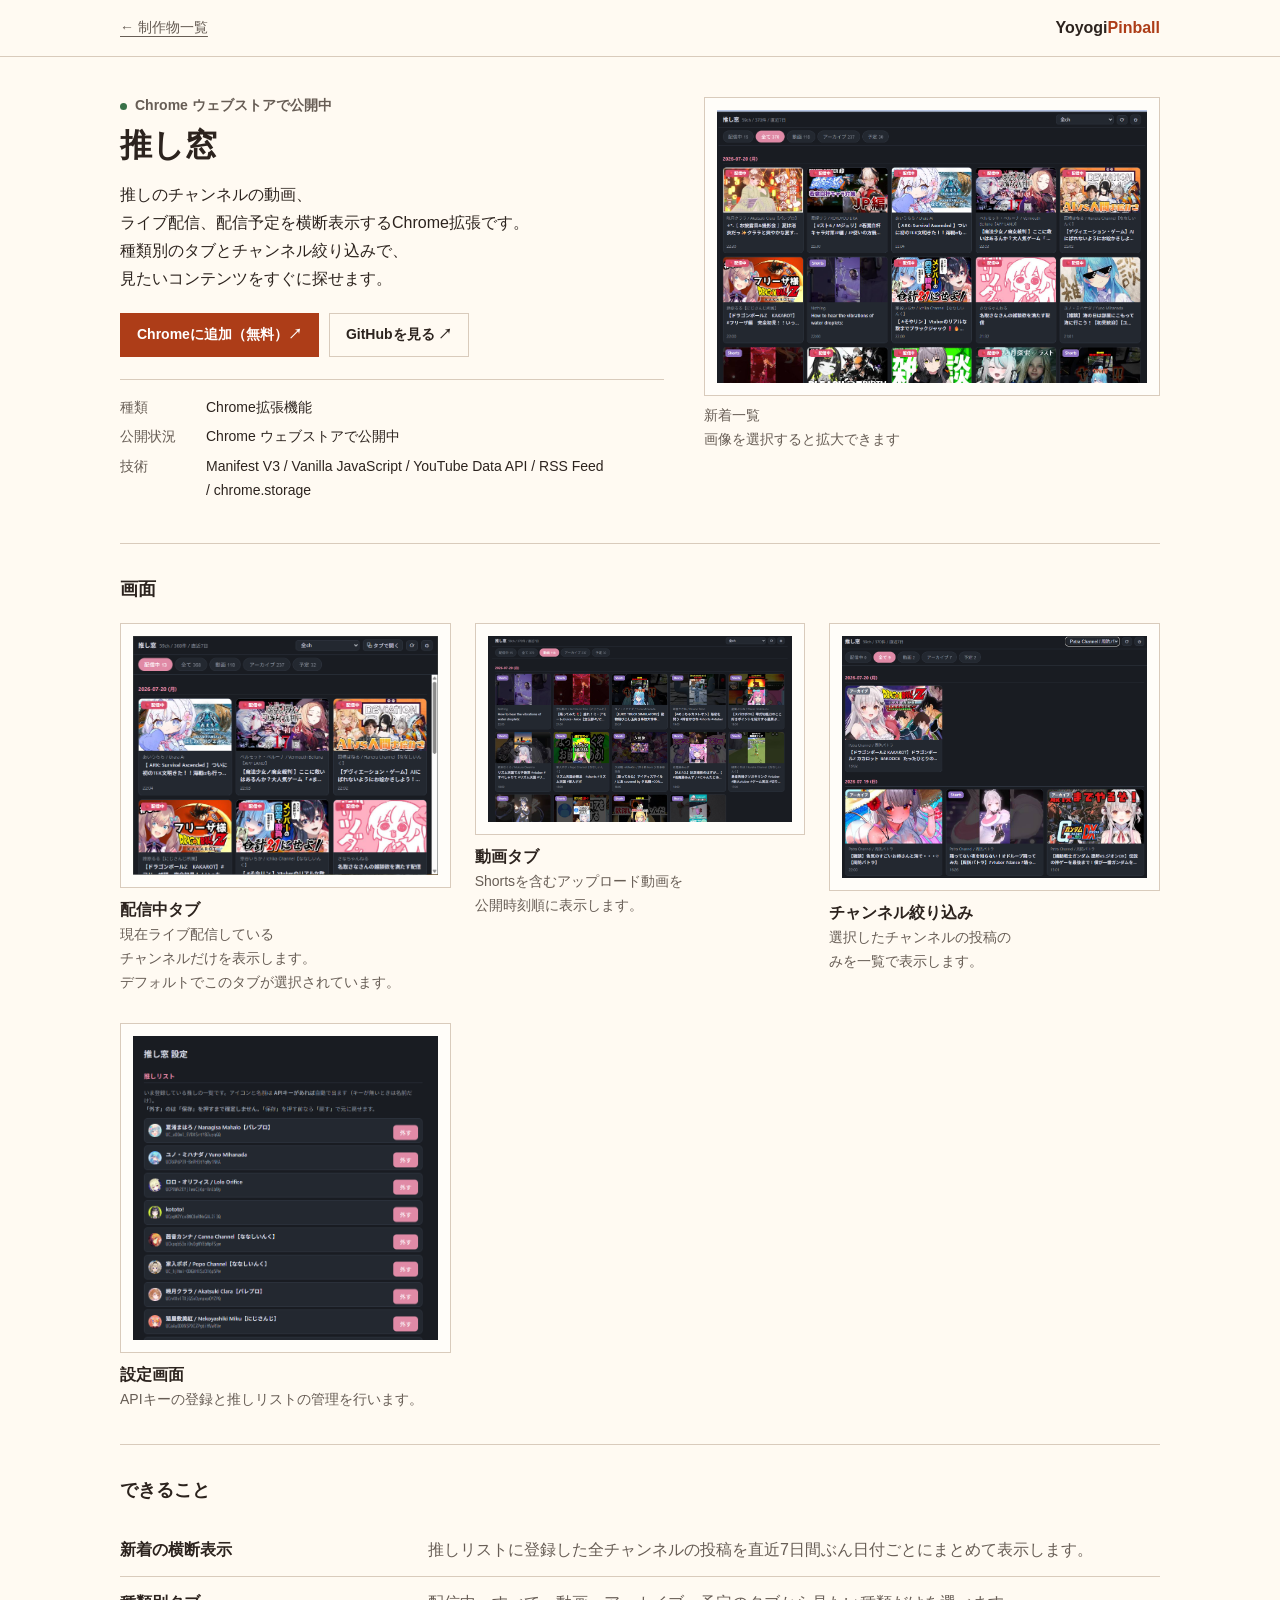
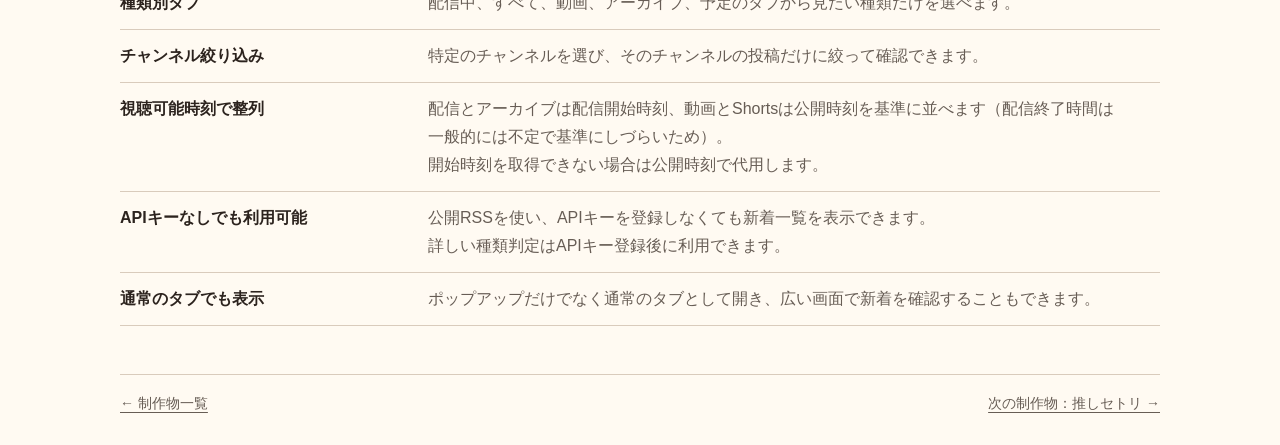
<file: oshi-mado.html>
<!DOCTYPE html>
<html lang="ja">
<head>
    <meta charset="UTF-8">
    <meta name="viewport" content="width=device-width, initial-scale=1.0">
    <meta name="description" content="推しのYouTube新着を1画面に集約するChrome拡張、推し窓の制作記録。">
    <title>推し窓 — YoyogiPinball</title>
    <link rel="stylesheet" href="styles/project-detail.css">
</head>
<body>
    <a class="skip" href="#main">本文へ移動</a>
    <header class="site-header"><nav class="nav wrap" aria-label="ページナビゲーション"><a class="back-link" href="index.html">← 制作物一覧</a><a class="brand" href="index.html">Yoyogi<span>Pinball</span></a></nav></header>

    <main id="main" class="wrap">
        <section class="hero">
            <div class="hero-copy">
                <p class="status">Chrome ウェブストアで公開中</p>
                <h1>推し窓</h1>
                <div class="hero-description"><p>推しのチャンネルの動画、ライブ配信、配信予定を横断表示するChrome拡張です。</p><p>種類別のタブとチャンネル絞り込みで、見たいコンテンツをすぐに探せます。</p></div>
                <div class="actions">
                    <a class="button button-primary" href="https://chromewebstore.google.com/detail/%E6%8E%A8%E3%81%97%E7%AA%93-oshi-mado/gockednaohkhlfcpofmdaeioaaeohnbl?hl=ja-JA">Chromeに追加（無料）↗</a>
                    <a class="button" href="https://github.com/YoyogiPinball/oshi-mado">GitHubを見る ↗</a>
                </div>
                <dl class="facts"><dt>種類</dt><dd>Chrome拡張機能</dd><dt>公開状況</dt><dd>Chrome ウェブストアで公開中</dd><dt>技術</dt><dd>Manifest V3 / Vanilla JavaScript / YouTube Data API / RSS Feed / chrome.storage</dd></dl>
            </div>
            <figure class="hero-shot"><a class="frame zoom-button" href="images/oshi-mado/filter_ALL.png" data-image="images/oshi-mado/filter_ALL.png" aria-label="推し窓の新着一覧画面を拡大"><img src="images/oshi-mado/filter_ALL.png" alt="推し窓の新着一覧画面"></a><figcaption class="image-note">新着一覧<span class="hint">画像を選択すると拡大できます</span></figcaption></figure>
        </section>

        <section class="section" aria-labelledby="screens-title">
            <h2 id="screens-title">画面</h2>
            <div class="gallery">
                <figure class="shot"><a class="frame zoom-button" href="images/oshi-mado/filter_Streaming.png" data-image="images/oshi-mado/filter_Streaming.png" aria-label="配信中タブの画面を拡大"><img src="images/oshi-mado/filter_Streaming.png" alt="推し窓の配信中タブ"></a><figcaption><strong>配信中タブ</strong><p>現在ライブ配信しているチャンネルだけを表示します。</p><p>デフォルトでこのタブが選択されています。</p></figcaption></figure>
                <figure class="shot"><a class="frame zoom-button" href="images/oshi-mado/filter_Movie.png" data-image="images/oshi-mado/filter_Movie.png" aria-label="動画タブの画面を拡大"><img src="images/oshi-mado/filter_Movie.png" alt="推し窓の動画タブ"></a><figcaption><strong>動画タブ</strong><p>Shortsを含むアップロード動画を公開時刻順に表示します。</p></figcaption></figure>
                <figure class="shot"><a class="frame zoom-button" href="images/oshi-mado/filter_VTuberName.png" data-image="images/oshi-mado/filter_VTuberName.png" aria-label="チャンネル絞り込み画面を拡大"><img src="images/oshi-mado/filter_VTuberName.png" alt="推し窓のチャンネル絞り込み"></a><figcaption><strong>チャンネル絞り込み</strong><p>選択したチャンネルの投稿のみを一覧で表示します。</p></figcaption></figure>
                <figure class="shot"><a class="frame zoom-button" href="images/oshi-mado/Settings_Ue.png" data-image="images/oshi-mado/Settings_Ue.png" aria-label="設定画面を拡大"><img src="images/oshi-mado/Settings_Ue.png" alt="推し窓の設定画面"></a><figcaption><strong>設定画面</strong><p>APIキーの登録と推しリストの管理を行います。</p></figcaption></figure>
            </div>
        </section>

        <section class="section" aria-labelledby="features-title">
            <h2 id="features-title">できること</h2>
            <ul class="feature-list">
                <li><strong>新着の横断表示</strong><div><p>推しリストに登録した全チャンネルの投稿を直近7日間ぶん日付ごとにまとめて表示します。</p></div></li>
                <li><strong>種類別タブ</strong><div><p>配信中、すべて、動画、アーカイブ、予定のタブから見たい種類だけを選べます。</p></div></li>
                <li><strong>チャンネル絞り込み</strong><div><p>特定のチャンネルを選び、そのチャンネルの投稿だけに絞って確認できます。</p></div></li>
                <li><strong>視聴可能時刻で整列</strong><div><p>配信とアーカイブは配信開始時刻、動画とShortsは公開時刻を基準に並べます（配信終了時間は一般的には不定で基準にしづらいため）。</p><p>開始時刻を取得できない場合は公開時刻で代用します。</p></div></li>
                <li><strong>APIキーなしでも利用可能</strong><div><p>公開RSSを使い、APIキーを登録しなくても新着一覧を表示できます。</p><p>詳しい種類判定はAPIキー登録後に利用できます。</p></div></li>
                <li><strong>通常のタブでも表示</strong><div><p>ポップアップだけでなく通常のタブとして開き、広い画面で新着を確認することもできます。</p></div></li>
            </ul>
        </section>
    </main>

    <footer class="wrap"><a href="index.html">← 制作物一覧</a><a href="oshi-setlist.html">次の制作物：推しセトリ →</a></footer>
    <dialog class="image-dialog" id="image-dialog" aria-label="スクリーンショット拡大表示"><div class="dialog-head"><button class="dialog-close" type="button" aria-label="拡大表示を閉じる">閉じる</button></div><img id="dialog-image" src="[data-uri]" alt=""></dialog>
    <script src="scripts/image-dialog.js"></script>
    <script src="scripts/keep-kana.js" defer></script>
</body>
</html>
</file>
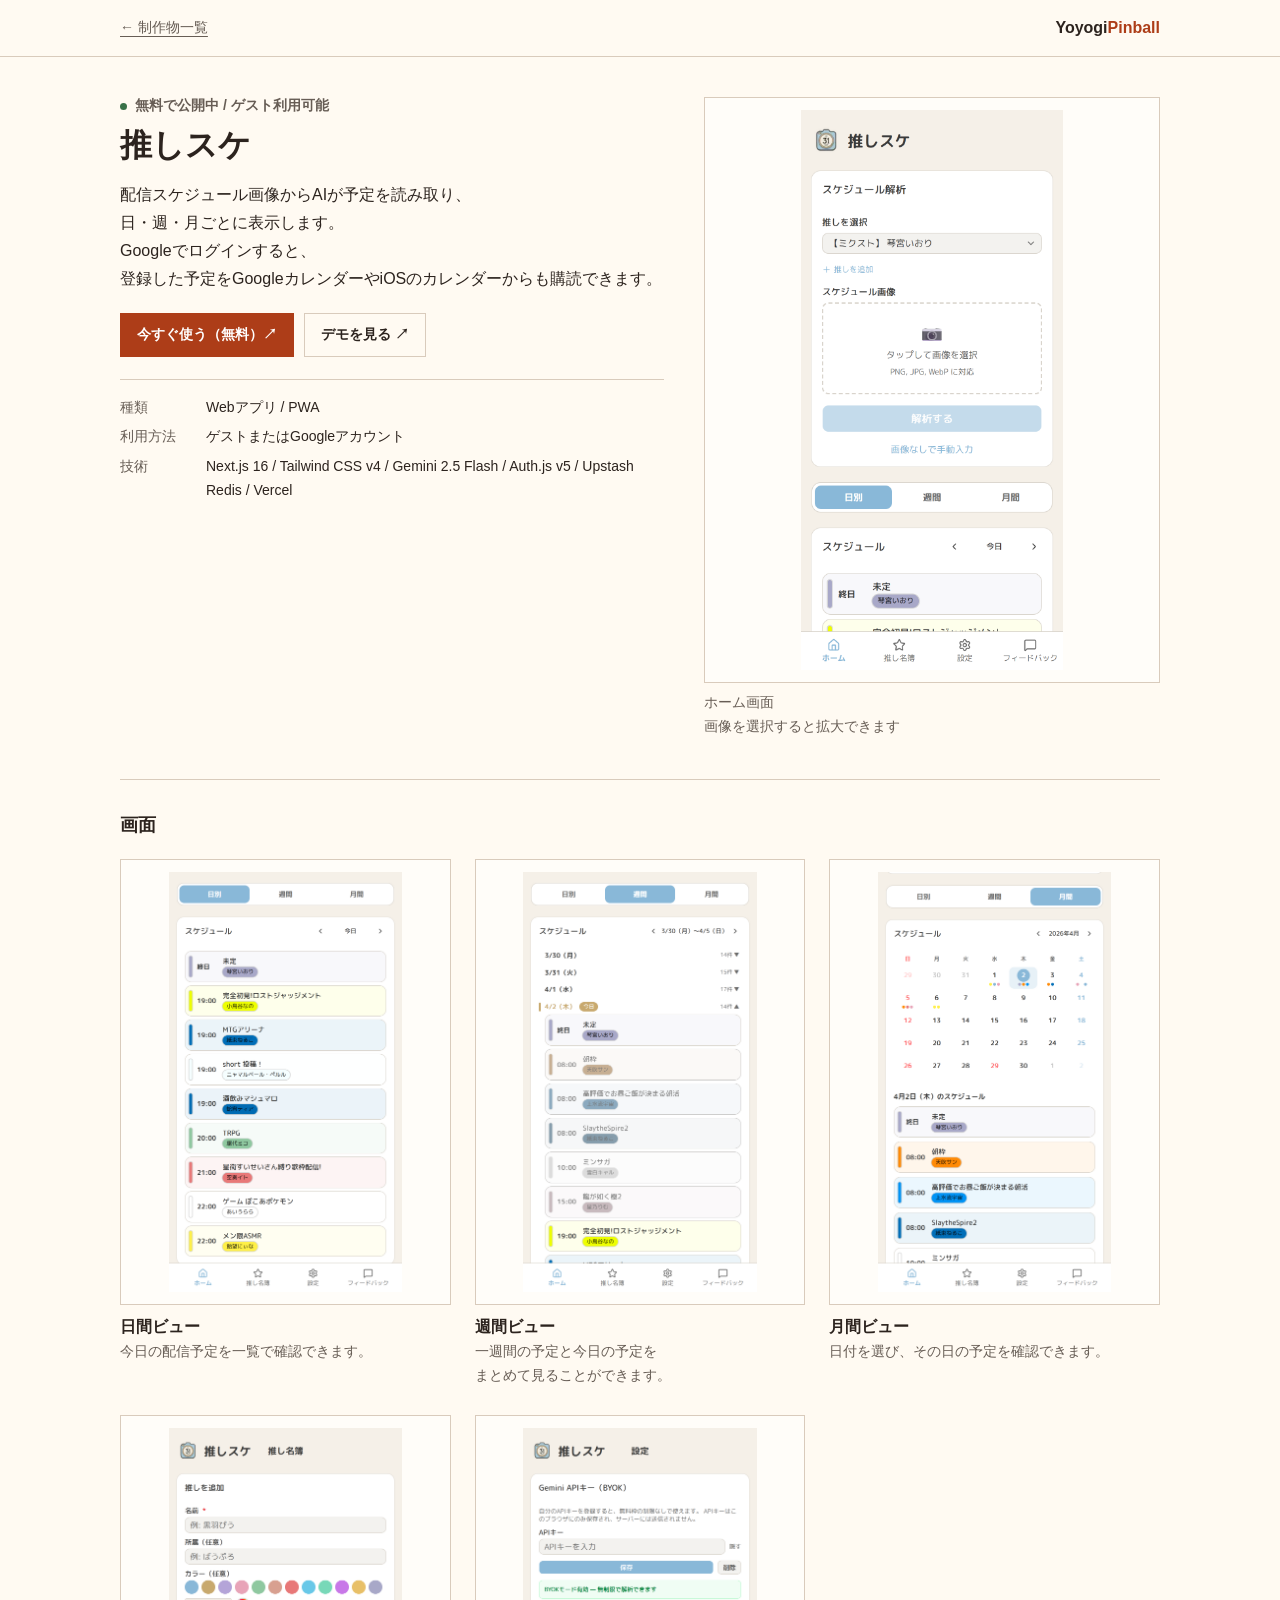
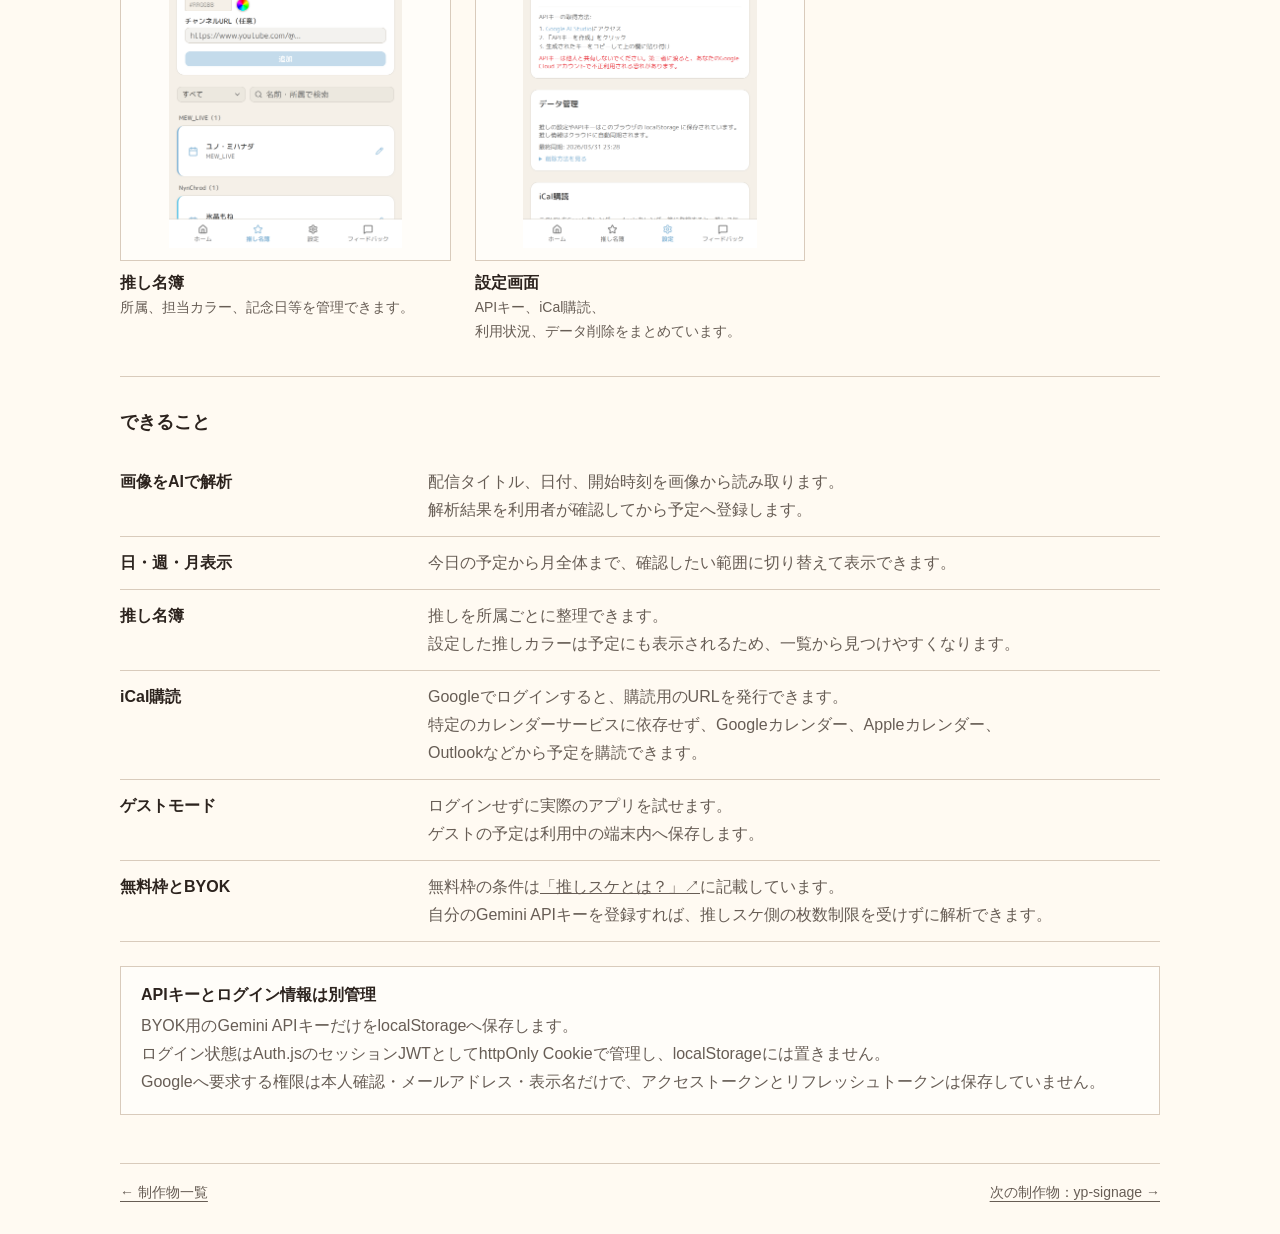
<file: oshi-sche-webapp.html>
<!DOCTYPE html>
<html lang="ja">
<head>
    <meta charset="UTF-8">
    <meta name="viewport" content="width=device-width, initial-scale=1.0">
    <meta name="description" content="配信スケジュール画像をAIで読み取り、日・週・月表示とiCal購読に整理する推しスケ Web版の制作記録。">
    <title>推しスケ Web版 — YoyogiPinball</title>
    <link rel="stylesheet" href="styles/project-detail.css">
</head>
<body>
    <a class="skip" href="#main">本文へ移動</a>
    <header class="site-header"><nav class="nav wrap" aria-label="ページナビゲーション"><a class="back-link" href="index.html">← 制作物一覧</a><a class="brand" href="index.html">Yoyogi<span>Pinball</span></a></nav></header>

    <main id="main" class="wrap">
        <section class="hero">
            <div class="hero-copy">
                <p class="status">無料で公開中 / ゲスト利用可能</p>
                <h1>推しスケ</h1>
                <div class="hero-description"><p>配信スケジュール画像からAIが予定を読み取り、日・週・月ごとに表示します。</p><p>Googleでログインすると、登録した予定をGoogleカレンダーやiOSのカレンダーからも購読できます。</p></div>
                <div class="actions"><a class="button button-primary" href="https://oshi-sche-webapp.vercel.app/">今すぐ使う（無料）↗</a><a class="button" href="https://oshi-sche-webapp.vercel.app/demo">デモを見る ↗</a></div>
                <dl class="facts"><dt>種類</dt><dd>Webアプリ / PWA</dd><dt>利用方法</dt><dd>ゲストまたはGoogleアカウント</dd><dt>技術</dt><dd>Next.js 16 / Tailwind CSS v4 / Gemini 2.5 Flash / Auth.js v5 / Upstash Redis / Vercel</dd></dl>
            </div>
            <figure class="hero-shot"><a class="frame zoom-button" href="images/oshi-sche-webapp/home.png" data-image="images/oshi-sche-webapp/home.png" aria-label="推しスケのホーム画面を拡大"><img src="images/oshi-sche-webapp/home.png" alt="推しスケ Web版のホーム画面"></a><figcaption class="image-note">ホーム画面<span class="hint">画像を選択すると拡大できます</span></figcaption></figure>
        </section>

        <section class="section" aria-labelledby="screens-title">
            <h2 id="screens-title">画面</h2>
            <div class="gallery gallery--portrait">
                <figure class="shot"><a class="frame zoom-button" href="images/oshi-sche-webapp/daily.png" data-image="images/oshi-sche-webapp/daily.png" aria-label="日間ビューを拡大"><img src="images/oshi-sche-webapp/daily.png" alt="推しスケの日間ビュー"></a><figcaption><strong>日間ビュー</strong><p>今日の配信予定を一覧で確認できます。</p></figcaption></figure>
                <figure class="shot"><a class="frame zoom-button" href="images/oshi-sche-webapp/weekly.png" data-image="images/oshi-sche-webapp/weekly.png" aria-label="週間ビューを拡大"><img src="images/oshi-sche-webapp/weekly.png" alt="推しスケの週間ビュー"></a><figcaption><strong>週間ビュー</strong><p>一週間の予定と今日の予定をまとめて見ることができます。</p></figcaption></figure>
                <figure class="shot"><a class="frame zoom-button" href="images/oshi-sche-webapp/monthly.png" data-image="images/oshi-sche-webapp/monthly.png" aria-label="月間ビューを拡大"><img src="images/oshi-sche-webapp/monthly.png" alt="推しスケの月間ビュー"></a><figcaption><strong>月間ビュー</strong><p>日付を選び、その日の予定を確認できます。</p></figcaption></figure>
                <figure class="shot"><a class="frame zoom-button" href="images/oshi-sche-webapp/meibo.png" data-image="images/oshi-sche-webapp/meibo.png" aria-label="推し名簿を拡大"><img src="images/oshi-sche-webapp/meibo.png" alt="推しスケの推し名簿"></a><figcaption><strong>推し名簿</strong><p>所属、担当カラー、記念日等を管理できます。</p></figcaption></figure>
                <figure class="shot"><a class="frame zoom-button" href="images/oshi-sche-webapp/settings.png" data-image="images/oshi-sche-webapp/settings.png" aria-label="設定画面を拡大"><img src="images/oshi-sche-webapp/settings.png" alt="推しスケの設定画面"></a><figcaption><strong>設定画面</strong><p>APIキー、iCal購読、利用状況、データ削除をまとめています。</p></figcaption></figure>
            </div>
        </section>

        <section class="section" aria-labelledby="features-title">
            <h2 id="features-title">できること</h2>
            <ul class="feature-list">
                <li><strong>画像をAIで解析</strong><div><p>配信タイトル、日付、開始時刻を画像から読み取ります。</p><p>解析結果を利用者が確認してから予定へ登録します。</p></div></li>
                <li><strong>日・週・月表示</strong><div><p>今日の予定から月全体まで、確認したい範囲に切り替えて表示できます。</p></div></li>
                <li><strong>推し名簿</strong><div><p>推しを所属ごとに整理できます。</p><p>設定した推しカラーは予定にも表示されるため、一覧から見つけやすくなります。</p></div></li>
                <li><strong>iCal購読</strong><div><p>Googleでログインすると、購読用のURLを発行できます。</p><p>特定のカレンダーサービスに依存せず、Googleカレンダー、Appleカレンダー、Outlookなどから予定を購読できます。</p></div></li>
                <li><strong>ゲストモード</strong><div><p>ログインせずに実際のアプリを試せます。</p><p>ゲストの予定は利用中の端末内へ保存します。</p></div></li>
                <li><strong>無料枠とBYOK</strong><div><p>無料枠の条件は<a href="https://oshi-sche-webapp.vercel.app/about">「推しスケとは？」↗</a>に記載しています。</p><p>自分のGemini APIキーを登録すれば、推しスケ側の枚数制限を受けずに解析できます。</p></div></li>
            </ul>
            <aside class="note"><h3>APIキーとログイン情報は別管理</h3><p>BYOK用のGemini APIキーだけをlocalStorageへ保存します。</p><p>ログイン状態はAuth.jsのセッションJWTとしてhttpOnly Cookieで管理し、localStorageには置きません。</p><p>Googleへ要求する権限は本人確認・メールアドレス・表示名だけで、アクセストークンとリフレッシュトークンは保存していません。</p></aside>
        </section>
    </main>

    <footer class="wrap"><a href="index.html">← 制作物一覧</a><a href="yp-signage.html">次の制作物：yp-signage →</a></footer>
    <dialog class="image-dialog" id="image-dialog" aria-label="スクリーンショット拡大表示"><div class="dialog-head"><button class="dialog-close" type="button" aria-label="拡大表示を閉じる">閉じる</button></div><img id="dialog-image" src="[data-uri]" alt=""></dialog>
    <script src="scripts/image-dialog.js"></script>
    <script src="scripts/keep-kana.js" defer></script>
</body>
</html>
</file>
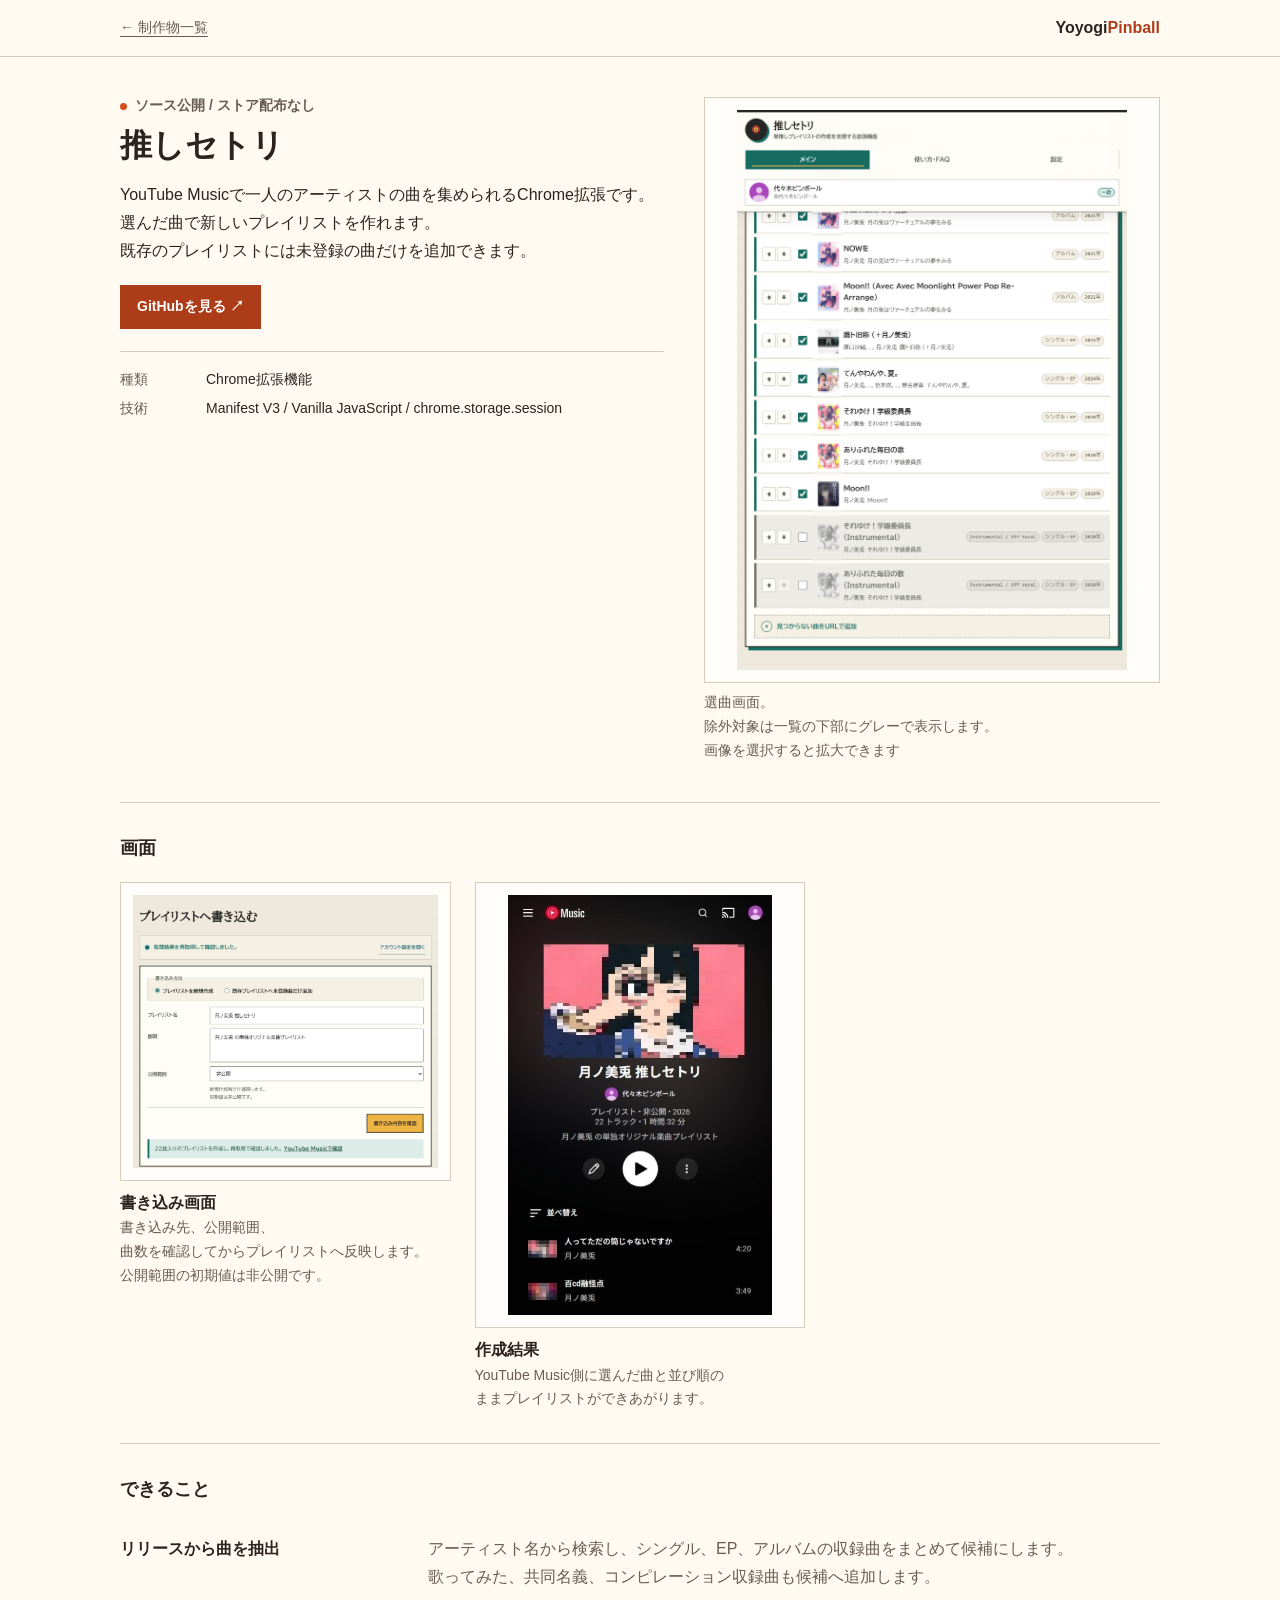
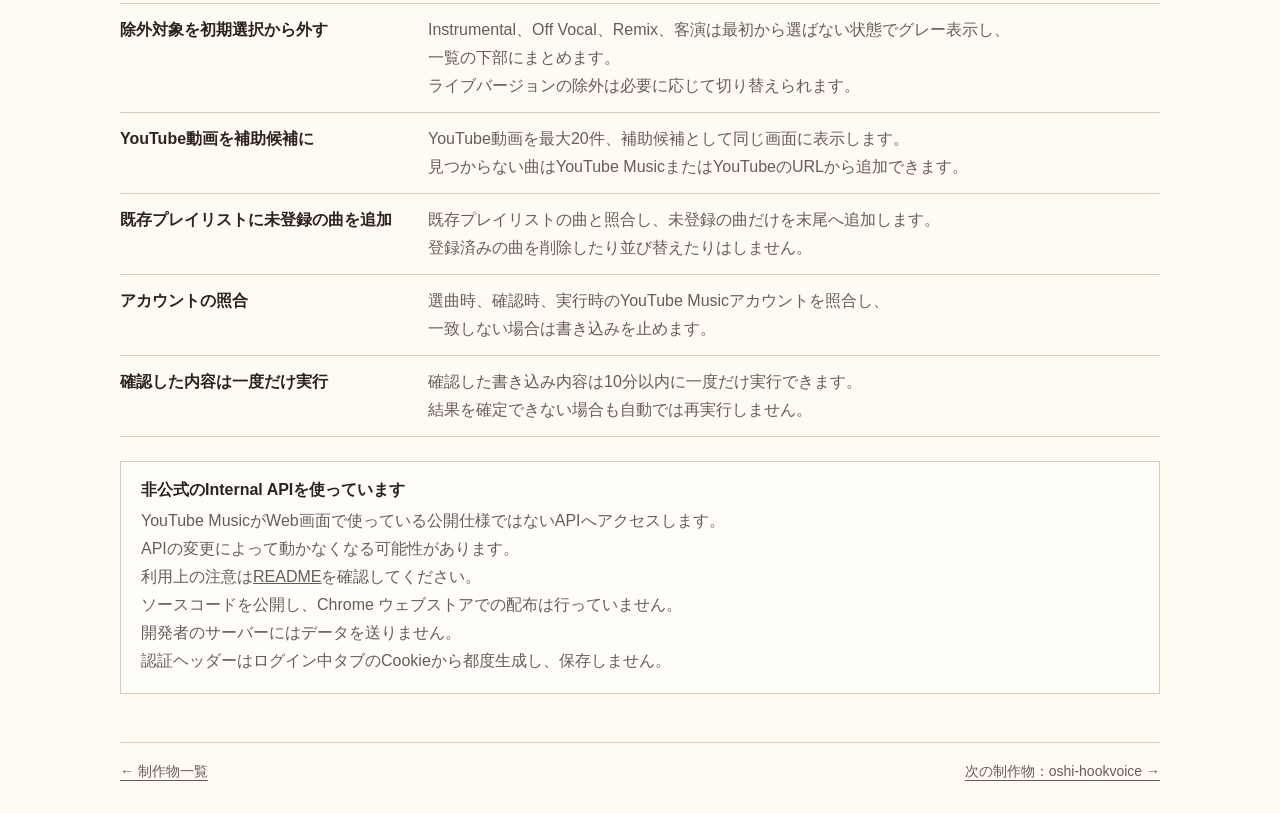
<file: oshi-setlist.html>
<!DOCTYPE html>
<html lang="ja">
<head>
    <meta charset="UTF-8">
    <meta name="viewport" content="width=device-width, initial-scale=1.0">
    <meta name="description" content="YouTube Musicで一人のアーティストだけのプレイリスト作成を補助するChrome拡張、推しセトリの制作記録。">
    <title>推しセトリ — YoyogiPinball</title>
    <link rel="stylesheet" href="styles/project-detail.css">
</head>
<body>
    <a class="skip" href="#main">本文へ移動</a>
    <header class="site-header"><nav class="nav wrap" aria-label="ページナビゲーション"><a class="back-link" href="index.html">← 制作物一覧</a><a class="brand" href="index.html">Yoyogi<span>Pinball</span></a></nav></header>

    <main id="main" class="wrap">
        <section class="hero">
            <div class="hero-copy">
                <p class="status status--dev">ソース公開 / ストア配布なし</p>
                <h1>推しセトリ</h1>
                <div class="hero-description"><p>YouTube Musicで一人のアーティストの曲を集められるChrome拡張です。</p><p>選んだ曲で新しいプレイリストを作れます。</p><p>既存のプレイリストには未登録の曲だけを追加できます。</p></div>
                <div class="actions"><a class="button button-primary" href="https://github.com/YoyogiPinball/oshi-setlist">GitHubを見る ↗</a></div>
                <dl class="facts"><dt>種類</dt><dd>Chrome拡張機能</dd><dt>技術</dt><dd>Manifest V3 / Vanilla JavaScript / chrome.storage.session</dd></dl>
            </div>
            <figure class="hero-shot"><a class="frame zoom-button" href="images/oshi-setlist/search-results.png" data-image="images/oshi-setlist/search-results.png" aria-label="推しセトリの選曲画面を拡大"><img src="images/oshi-setlist/search-results.png" alt="推しセトリのアーティスト検索結果と選曲画面"></a><figcaption class="image-note"><p>選曲画面。</p><p>除外対象は一覧の下部にグレーで表示します。</p><span class="hint">画像を選択すると拡大できます</span></figcaption></figure>
        </section>

        <section class="section" aria-labelledby="screens-title">
            <h2 id="screens-title">画面</h2>
            <div class="gallery">
                <figure class="shot"><a class="frame zoom-button" href="images/oshi-setlist/write-playlist.png" data-image="images/oshi-setlist/write-playlist.png" aria-label="書き込み画面を拡大"><img src="images/oshi-setlist/write-playlist.png" alt="推しセトリのプレイリスト書き込み画面"></a><figcaption><strong>書き込み画面</strong><p>書き込み先、公開範囲、曲数を確認してからプレイリストへ反映します。</p><p>公開範囲の初期値は非公開です。</p></figcaption></figure>
                <figure class="shot"><a class="frame zoom-button" href="images/oshi-setlist/youtube-music-playlist.jpg" data-image="images/oshi-setlist/youtube-music-playlist.jpg" aria-label="作成されたプレイリストを拡大"><img src="images/oshi-setlist/youtube-music-playlist.jpg" alt="YouTube Musicに作成されたプレイリスト"></a><figcaption><strong>作成結果</strong><p>YouTube Music側に選んだ曲と並び順のままプレイリストができあがります。</p></figcaption></figure>
            </div>
        </section>

        <section class="section" aria-labelledby="features-title">
            <h2 id="features-title">できること</h2>
            <ul class="feature-list">
                <li><strong>リリースから曲を抽出</strong><div><p>アーティスト名から検索し、シングル、EP、アルバムの収録曲をまとめて候補にします。</p><p>歌ってみた、共同名義、コンピレーション収録曲も候補へ追加します。</p></div></li>
                <li><strong>除外対象を初期選択から外す</strong><div><p>Instrumental、Off Vocal、Remix、客演は最初から選ばない状態でグレー表示し、一覧の下部にまとめます。</p><p>ライブバージョンの除外は必要に応じて切り替えられます。</p></div></li>
                <li><strong>YouTube動画を補助候補に</strong><div><p>YouTube動画を最大20件、補助候補として同じ画面に表示します。</p><p>見つからない曲はYouTube MusicまたはYouTubeのURLから追加できます。</p></div></li>
                <li><strong>既存プレイリストに未登録の曲を追加</strong><div><p>既存プレイリストの曲と照合し、未登録の曲だけを末尾へ追加します。</p><p>登録済みの曲を削除したり並び替えたりはしません。</p></div></li>
                <li><strong>アカウントの照合</strong><div><p>選曲時、確認時、実行時のYouTube Musicアカウントを照合し、一致しない場合は書き込みを止めます。</p></div></li>
                <li><strong>確認した内容は一度だけ実行</strong><div><p>確認した書き込み内容は10分以内に一度だけ実行できます。</p><p>結果を確定できない場合も自動では再実行しません。</p></div></li>
            </ul>
            <aside class="note"><h3>非公式のInternal APIを使っています</h3><p>YouTube MusicがWeb画面で使っている公開仕様ではないAPIへアクセスします。</p><p>APIの変更によって動かなくなる可能性があります。</p><p>利用上の注意は<a href="https://github.com/YoyogiPinball/oshi-setlist#使う前に知っておいてほしいこと">README</a>を確認してください。</p><p>ソースコードを公開し、Chrome ウェブストアでの配布は行っていません。</p><p>開発者のサーバーにはデータを送りません。</p><p>認証ヘッダーはログイン中タブのCookieから都度生成し、保存しません。</p></aside>
        </section>
    </main>

    <footer class="wrap"><a href="index.html">← 制作物一覧</a><a href="oshi-hookvoice.html">次の制作物：oshi-hookvoice →</a></footer>
    <dialog class="image-dialog" id="image-dialog" aria-label="スクリーンショット拡大表示"><div class="dialog-head"><button class="dialog-close" type="button" aria-label="拡大表示を閉じる">閉じる</button></div><img id="dialog-image" src="[data-uri]" alt=""></dialog>
    <script src="scripts/image-dialog.js"></script>
    <script src="scripts/keep-kana.js" defer></script>
</body>
</html>
</file>
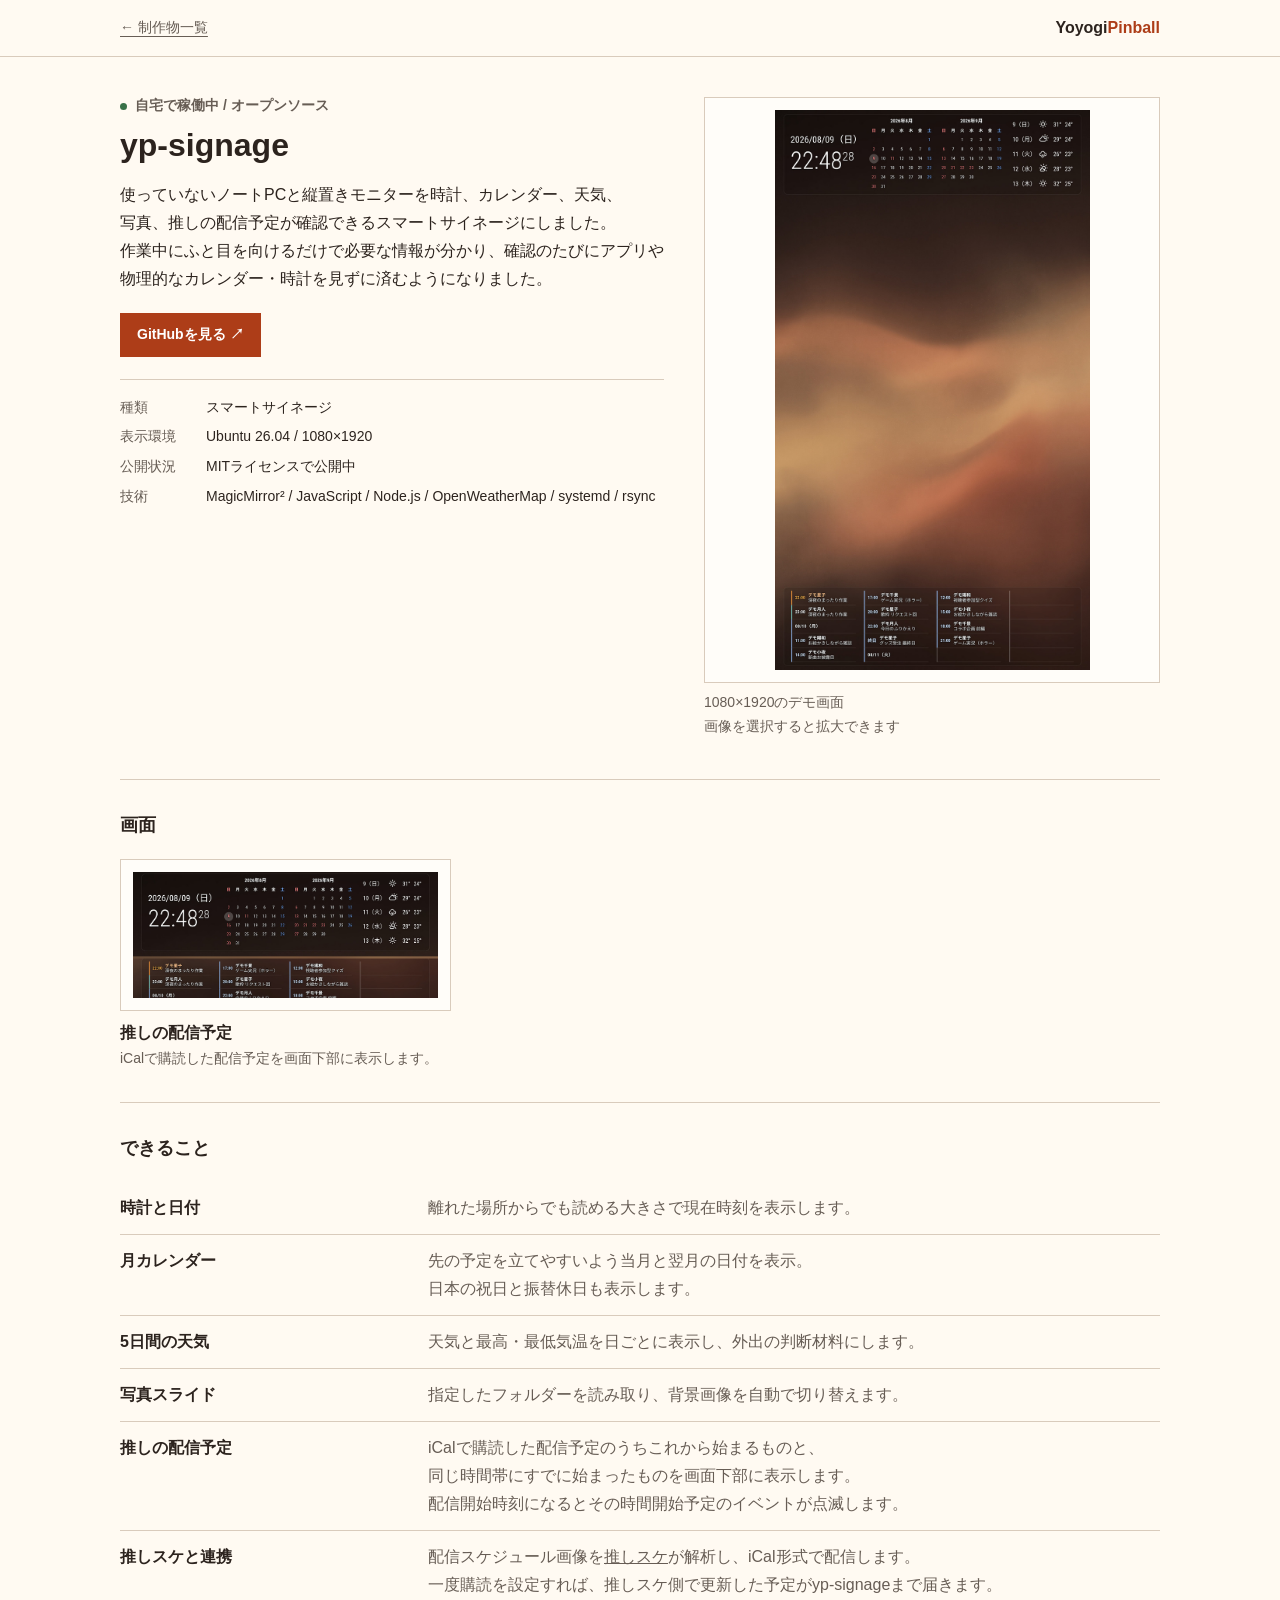
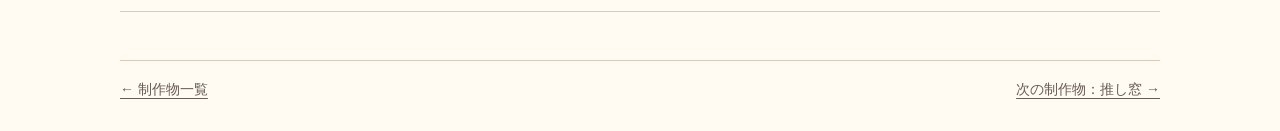
<file: yp-signage.html>
<!DOCTYPE html>
<html lang="ja">
<head>
    <meta charset="UTF-8">
    <meta name="viewport" content="width=device-width, initial-scale=1.0">
    <meta name="description" content="使っていないPCと縦置きモニターを、時計・予定・天気・写真の常設画面に変えるyp-signageの制作記録。">
    <title>yp-signage — YoyogiPinball</title>
    <link rel="stylesheet" href="styles/project-detail.css">
</head>
<body>
    <a class="skip" href="#main">本文へ移動</a>
    <header class="site-header"><nav class="nav wrap" aria-label="ページナビゲーション"><a class="back-link" href="index.html">← 制作物一覧</a><a class="brand" href="index.html">Yoyogi<span>Pinball</span></a></nav></header>

    <main id="main" class="wrap">
        <section class="hero">
            <div class="hero-copy">
                <p class="status">自宅で稼働中 / オープンソース</p>
                <h1>yp-signage</h1>
                <div class="hero-description"><p>使っていないノートPCと縦置きモニターを時計、カレンダー、天気、写真、推しの配信予定が確認できるスマートサイネージにしました。</p><p>作業中にふと目を向けるだけで必要な情報が分かり、確認のたびにアプリや物理的なカレンダー・時計を見ずに済むようになりました。</p></div>
                <div class="actions"><a class="button button-primary" href="https://github.com/YoyogiPinball/yp-signage">GitHubを見る ↗</a></div>
                <dl class="facts"><dt>種類</dt><dd>スマートサイネージ</dd><dt>表示環境</dt><dd>Ubuntu 26.04 / 1080×1920</dd><dt>公開状況</dt><dd>MITライセンスで公開中</dd><dt>技術</dt><dd>MagicMirror² / JavaScript / Node.js / OpenWeatherMap / systemd / rsync</dd></dl>
            </div>
            <figure class="hero-shot"><a class="frame zoom-button" href="images/yp-signage/screenshot.jpg" data-image="images/yp-signage/screenshot.jpg" aria-label="yp-signageの画面を拡大"><img src="images/yp-signage/screenshot.jpg" alt="時計、カレンダー、天気、背景画像、配信予定を表示したyp-signage"></a><figcaption class="image-note">1080×1920のデモ画面<span class="hint">画像を選択すると拡大できます</span></figcaption></figure>
        </section>

        <section class="section" aria-labelledby="screens-title">
            <h2 id="screens-title">画面</h2>
            <div class="gallery">
                <figure class="shot"><a class="frame zoom-button" href="images/yp-signage/card.png" data-image="images/yp-signage/card.png" aria-label="yp-signageの表示画面を拡大"><img src="images/yp-signage/card.png" alt="yp-signageの表示画面"></a><figcaption><strong>推しの配信予定</strong><p>iCalで購読した配信予定を画面下部に表示します。</p></figcaption></figure>
            </div>
        </section>

        <section class="section" aria-labelledby="features-title">
            <h2 id="features-title">できること</h2>
            <ul class="feature-list">
                <li><strong>時計と日付</strong><div><p>離れた場所からでも読める大きさで現在時刻を表示します。</p></div></li>
                <li><strong>月カレンダー</strong><div><p>先の予定を立てやすいよう当月と翌月の日付を表示。</p><p>日本の祝日と振替休日も表示します。</p></div></li>
                <li><strong>5日間の天気</strong><div><p>天気と最高・最低気温を日ごとに表示し、外出の判断材料にします。</p></div></li>
                <li><strong>写真スライド</strong><div><p>指定したフォルダーを読み取り、背景画像を自動で切り替えます。</p></div></li>
                <li><strong>推しの配信予定</strong><div><p>iCalで購読した配信予定のうちこれから始まるものと、同じ時間帯にすでに始まったものを画面下部に表示します。</p><p>配信開始時刻になるとその時間開始予定のイベントが点滅します。</p></div></li>
                <li><strong>推しスケと連携</strong><div><p>配信スケジュール画像を<a href="oshi-sche-webapp.html">推しスケ</a>が解析し、iCal形式で配信します。</p><p>一度購読を設定すれば、推しスケ側で更新した予定がyp-signageまで届きます。</p></div></li>
            </ul>
        </section>
    </main>

    <footer class="wrap"><a href="index.html">← 制作物一覧</a><a href="oshi-mado.html">次の制作物：推し窓 →</a></footer>
    <dialog class="image-dialog" id="image-dialog" aria-label="スクリーンショット拡大表示"><div class="dialog-head"><button class="dialog-close" type="button" aria-label="拡大表示を閉じる">閉じる</button></div><img id="dialog-image" src="[data-uri]" alt=""></dialog>
    <script src="scripts/image-dialog.js"></script>
    <script src="scripts/keep-kana.js" defer></script>
</body>
</html>
</file>
<file: styles/project-detail.css>
/*
 * 動きの値（--motion-*、--ease-*）は Arc Library の registry/motion-tokens.ts から移植した。
 * https://github.com/kuratlielia/arc-library
 *
 * MIT License — Copyright (c) 2026 Elia Kuratli
 *
 * Permission is hereby granted, free of charge, to any person obtaining a copy
 * of this software and associated documentation files (the "Software"), to deal
 * in the Software without restriction, including without limitation the rights
 * to use, copy, modify, merge, publish, distribute, sublicense, and/or sell
 * copies of the Software, and to permit persons to whom the Software is
 * furnished to do so, subject to the following conditions:
 * The above copyright notice and this permission notice shall be included in
 * all copies or substantial portions of the Software.
 * THE SOFTWARE IS PROVIDED "AS IS", WITHOUT WARRANTY OF ANY KIND, EXPRESS OR
 * IMPLIED, INCLUDING BUT NOT LIMITED TO THE WARRANTIES OF MERCHANTABILITY,
 * FITNESS FOR A PARTICULAR PURPOSE AND NONINFRINGEMENT. IN NO EVENT SHALL THE
 * AUTHORS OR COPYRIGHT HOLDERS BE LIABLE FOR ANY CLAIM, DAMAGES OR OTHER
 * LIABILITY, WHETHER IN AN ACTION OF CONTRACT, TORT OR OTHERWISE, ARISING FROM,
 * OUT OF OR IN CONNECTION WITH THE SOFTWARE OR THE USE OR OTHER DEALINGS IN
 * THE SOFTWARE.
 */
:root {
    --ink:#2c231e;
    --sub:#675d55;
    --paper:#fffaf2;
    --white:#fffdf9;
    --sand:#efe5d8;
    --line:#d9cbbc;
    --accent:#d34e1c;
    --accent-dark:#ad3d18;
    --green:#397148;
    --fs-body:16px;   /* 本文。デジタル庁デザインシステムの基準値 */
    --fs-sub:14px;    /* ラベル・技術名・キャプション。これ未満は使わない */
    --fs-h-sub:18px;  /* 本文より一段大きい小見出し */
    --lh-body:1.75;   /* 本文の行間。DADS の本文用で最も広い値 */
    --motion-fast:160ms;
    --motion-standard:240ms;
    --ease-standard:cubic-bezier(.22,1,.36,1);
    --ease-enter:cubic-bezier(.16,1,.3,1);
}

* { box-sizing:border-box; }

html {
    scroll-behavior:smooth;
    scroll-padding-top:72px;
}

body {
    margin:0;
    color:var(--ink);
    background:var(--paper);
    font-family:"Hiragino Kaku Gothic ProN","Yu Gothic",Meiryo,sans-serif;
    line-break:strict;
    overflow-wrap:break-word;
}

img { display:block; max-width:100%; }
a { color:inherit; }
button, a { -webkit-tap-highlight-color:transparent; }
/* 改行: 文節で折り、カタカナ語などを途中で割らない。本文は最後の行を1〜2字にせず、見出しは行の長さをそろえる */
p, li, dt, dd, figcaption { text-wrap:pretty; word-break:auto-phrase; }
h1, h2, h3 { text-wrap:balance; word-break:auto-phrase; }
.kana-word { word-break:keep-all; }
/* scripts/keep-kana.js が読点で区切った句。収まらない句は句ごと次の行へ送る */
.clause { display:inline-block; }
.clause--long { display:inline; }
/* 大見出しは製品名。文節の推定で割らせず、空白でだけ折る */
.hero h1 { overflow-wrap:normal; word-break:keep-all; }

.wrap {
    width:min(1040px, calc(100% - 40px));
    margin-inline:auto;
}

.skip {
    position:absolute;
    top:-60px;
    left:16px;
    z-index:100;
    padding:10px 14px;
    color:#fff;
    background:var(--ink);
}

.skip:focus { top:12px; }

.site-header {
    position:sticky;
    top:0;
    z-index:20;
    border-bottom:1px solid var(--line);
    background:rgba(255,250,242,.96);
}

.nav {
    display:flex;
    min-height:56px;
    align-items:center;
    justify-content:space-between;
    gap:20px;
}

.back-link { color:var(--sub); font-size:var(--fs-sub); text-underline-offset:4px; transition:color var(--motion-fast) var(--ease-standard); }
.back-link:hover { color:var(--ink); }
.brand { font-size:var(--fs-body); font-weight:700; text-decoration:none; }
.brand span { color:var(--accent-dark); }

/* 冒頭: 説明とスクリーンショットを横に並べ、狭い画面では縦に積む */
.hero {
    display:flex;
    flex-wrap:wrap;
    gap:32px 40px;
    align-items:flex-start;
    padding:40px 0;
}

/* 説明の列は1行28字前後を確保し、細切れの改行を避ける */
.hero-copy { flex:1 1 28em; min-width:0; }
.hero-shot { flex:1 1 360px; min-width:0; margin:0; }

.status {
    margin:0 0 10px;
    color:var(--sub);
    font-size:var(--fs-sub);
    font-weight:700;
}

.status::before {
    display:inline-block;
    width:7px;
    height:7px;
    margin-right:8px;
    border-radius:50%;
    background:var(--green);
    vertical-align:middle;
    content:"";
}

.status--dev::before { background:var(--accent); }
.status--private::before { background:var(--sub); }

.hero h1 {
    margin:0;
    font-size:32px;
    font-weight:700;
    line-height:1.3;
}

.hero-description {
    max-width:34em;
    margin:14px 0 0;
    font-size:var(--fs-body);
    line-height:var(--lh-body);
}

.hero-description p { margin:0; }

.actions {
    display:flex;
    flex-wrap:wrap;
    gap:10px;
    margin-top:20px;
}

.button {
    display:inline-flex;
    min-height:44px;
    align-items:center;
    padding:9px 16px;
    border:1px solid var(--line);
    color:var(--ink);
    background:transparent;
    font-size:var(--fs-sub);
    font-weight:700;
    text-decoration:none;
    transition:color var(--motion-fast) var(--ease-standard), background-color var(--motion-fast) var(--ease-standard), border-color var(--motion-fast) var(--ease-standard);
}

.button-primary { color:#fff; border-color:var(--accent-dark); background:var(--accent-dark); }
.button:hover { border-color:var(--ink); }
.button-primary:hover { color:var(--ink); background:transparent; }

.facts {
    display:grid;
    grid-template-columns:72px minmax(0,1fr);
    gap:6px 14px;
    margin:22px 0 0;
    padding-top:16px;
    border-top:1px solid var(--line);
    font-size:var(--fs-sub);
    line-height:1.7;
}

.facts dt { color:var(--sub); }
.facts dd { margin:0; }

/* スクリーンショットの枠。画像は切り抜かず、元の縦横比のまま見せる */
.frame {
    display:flex;
    justify-content:center;
    align-items:flex-start;
    padding:12px;
    border:1px solid var(--line);
    background:var(--white);
}

.zoom-button {
    color:inherit;
    cursor:zoom-in;
    text-decoration:none;
}

.frame img { width:auto; height:auto; }
.hero-shot img { max-height:560px; }
.shot img { max-height:420px; }
.hint { display:block; }
.image-note, .shot figcaption { margin:8px 0 0; color:var(--sub); font-size:var(--fs-sub); line-height:1.7; }

.section { padding:32px 0; border-top:1px solid var(--line); }
.section > h2 {
    margin:0 0 20px;
    font-size:var(--fs-h-sub);
    line-height:1.5;
}

.gallery {
    display:grid;
    grid-template-columns:repeat(auto-fill, minmax(280px, 1fr));
    gap:28px 24px;
    align-items:start;
}

.gallery--portrait { grid-template-columns:repeat(auto-fill, minmax(260px, 1fr)); }
/* 横長の小さな切り抜きが多いページ用。4枚を1行に収める */
.gallery--compact { grid-template-columns:repeat(auto-fill, minmax(220px, 1fr)); }
.shot { margin:0; min-width:0; }
.shot strong { display:block; color:var(--ink); font-size:var(--fs-body); }

/* できること: 項目名と説明を1行ずつ並べる。項目名の列は最も長い名前（17字）が1行に収まる幅 */
.feature-list {
    margin:0;
    padding:0;
    list-style:none;
}

.feature-list li {
    display:grid;
    grid-template-columns:18em minmax(0,1fr);
    gap:20px;
    padding:12px 0;
    border-bottom:1px solid var(--line);
    font-size:var(--fs-body);
    line-height:var(--lh-body);
}

.feature-list strong { font-weight:700; }
.feature-list div { color:var(--sub); }
.feature-list p, .shot figcaption p, .image-note p { margin:0; }
/* 図の説明は2〜3行の短文。行の長さをそろえ、「まとめて見る｜ことが」のような偏った折り返しを避ける */
.shot figcaption p { text-wrap:balance; }

.note {
    margin-top:24px;
    padding:18px 20px;
    border:1px solid var(--line);
    background:var(--white);
}

.note h3 { margin:0 0 6px; font-size:var(--fs-body); }
.note p { margin:0; color:var(--sub); font-size:var(--fs-body); line-height:var(--lh-body); }


/* 総称の monospace だけを指定すると、ブラウザが既定の13pxへ縮める。具体的な書体名を先に置いて親の文字サイズを保つ */
code { font-family:Consolas,Menlo,"Courier New",monospace; font-size:1em; }

footer {
    display:flex;
    flex-wrap:wrap;
    justify-content:space-between;
    gap:12px 24px;
    margin-top:16px;
    padding:20px 0 32px;
    border-top:1px solid var(--line);
    color:var(--sub);
    font-size:var(--fs-sub);
}

footer a { text-underline-offset:4px; transition:color var(--motion-fast) var(--ease-standard); }
footer a:hover { color:var(--ink); }

.image-dialog {
    width:min(1200px, calc(100% - 32px));
    max-height:calc(100vh - 32px);
    padding:0;
    border:1px solid #6f655e;
    background:var(--paper);
}
.image-dialog::backdrop { background:rgba(34,27,23,.88); }
/* 開くときだけフェードする。閉じるときは image-dialog.js が画像を即座に空にするので動かさない */
.image-dialog[open] { animation:dialog-enter var(--motion-fast) var(--ease-enter); }
.image-dialog[open]::backdrop { animation:dialog-enter var(--motion-standard) var(--ease-enter); }
@keyframes dialog-enter { from { opacity:0; } to { opacity:1; } }
.dialog-head { display:flex; min-height:48px; align-items:center; justify-content:flex-end; padding:8px; border-bottom:1px solid var(--line); }
.dialog-close { min-width:44px; min-height:32px; border:1px solid var(--line); color:var(--ink); background:transparent; cursor:pointer; transition:background-color var(--motion-fast) var(--ease-standard); }
.dialog-close:hover { background:var(--sand); }
.image-dialog img { width:100%; max-height:calc(100vh - 98px); object-fit:contain; background:var(--white); }

/* 押している間の反応。タップ時の既定ハイライトを消しているので、色と枠で即時に返す */
:is(.button, .zoom-button, .back-link, footer a, .dialog-close):active { color:var(--ink); border-color:var(--accent-dark); background-color:var(--sand); transition:none; }

:focus-visible { outline:3px solid var(--accent-dark); outline-offset:4px; }

@media (max-width:820px) {
    .feature-list li { grid-template-columns:1fr; gap:2px; }
}

@media (max-width:620px) {
    .wrap { width:calc(100% - 32px); }
    .hero { padding:28px 0; }
    .hero h1 { font-size:28px; }
    .hero-shot img { max-height:480px; }
}

@media (prefers-reduced-motion:reduce) {
    html { scroll-behavior:auto; }
    :is(.button, .back-link, footer a, .dialog-close) { transition:none; }
    .image-dialog[open], .image-dialog[open]::backdrop { animation:none; }
}
</file>
